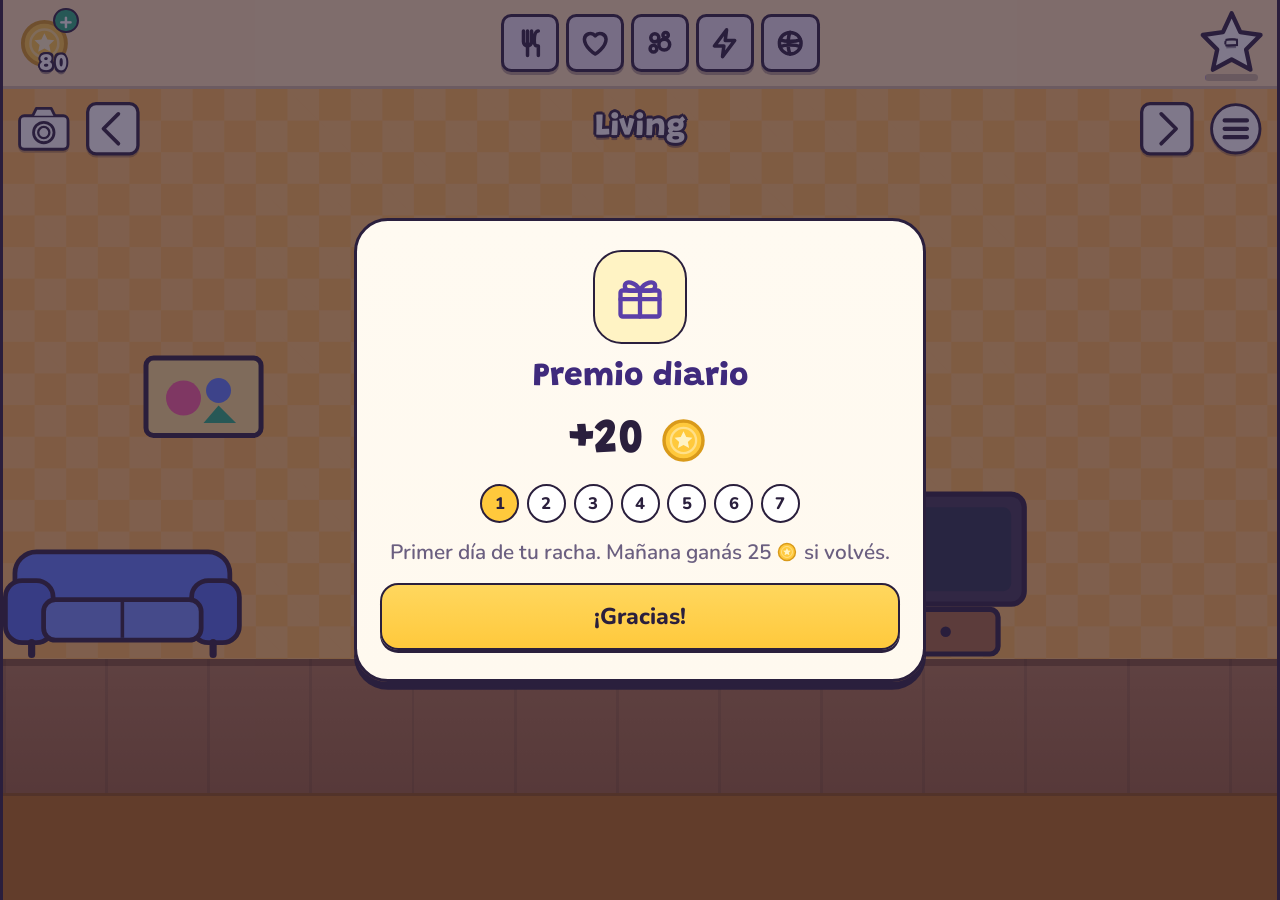
<file: index.html>
<!doctype html>
<html lang="es">
<head>
<meta charset="utf-8">
<meta name="viewport" content="width=device-width, initial-scale=1, viewport-fit=cover, user-scalable=no">
<title>Virtual Pet</title>
<meta name="author" content="Facundo Bangher">
<meta name="description" content="Virtual Pet: elegí un huevo de dragón, pájaro, lagarto o tortuga y cuidalo para que crezca.">
<meta name="theme-color" content="#2a1f3d">
<meta http-equiv="Content-Security-Policy" content="default-src 'self'; img-src 'self' data:; style-src 'self' 'unsafe-inline'; font-src 'self' data:; script-src 'self'; object-src 'none'; base-uri 'self'; form-action 'none'">
<link rel="manifest" href="manifest.webmanifest">
<link rel="icon" href="icons/icon-192.png">
<link rel="apple-touch-icon" href="icons/icon-192.png">
<meta name="apple-mobile-web-app-capable" content="yes">
<meta name="mobile-web-app-capable" content="yes">
<link rel="stylesheet" href="css/pet.css?v=2.0.8">
<link rel="stylesheet" href="css/style.css?v=2.0.8">
<link rel="stylesheet" href="css/house.css?v=2.0.8">
</head>
<body>
<div id="app"></div>
<script src="js/compat.js?v=2.0.8"></script>
<script src="js/art.js?v=2.0.8"></script>
<script src="js/core.js?v=2.0.8"></script>
<script src="js/platform.js?v=2.0.8"></script>
<script src="js/sound.js?v=2.0.8"></script>
<script src="js/anim.js?v=2.0.8"></script>
<script src="js/ui.js?v=2.0.8"></script>
<script src="js/billing.js?v=2.0.8"></script>
<script src="js/games.js?v=2.0.8"></script>
<script src="js/themes.js?v=2.0.8"></script>
<script src="js/house-art.js?v=2.0.8"></script>
<script src="js/house.js?v=2.0.8"></script>
<script src="js/room.js?v=2.0.8"></script>
<script src="js/desktop.js?v=2.0.8"></script>
<script src="js/boot.js?v=2.0.8"></script>
</body>
</html>
</file>
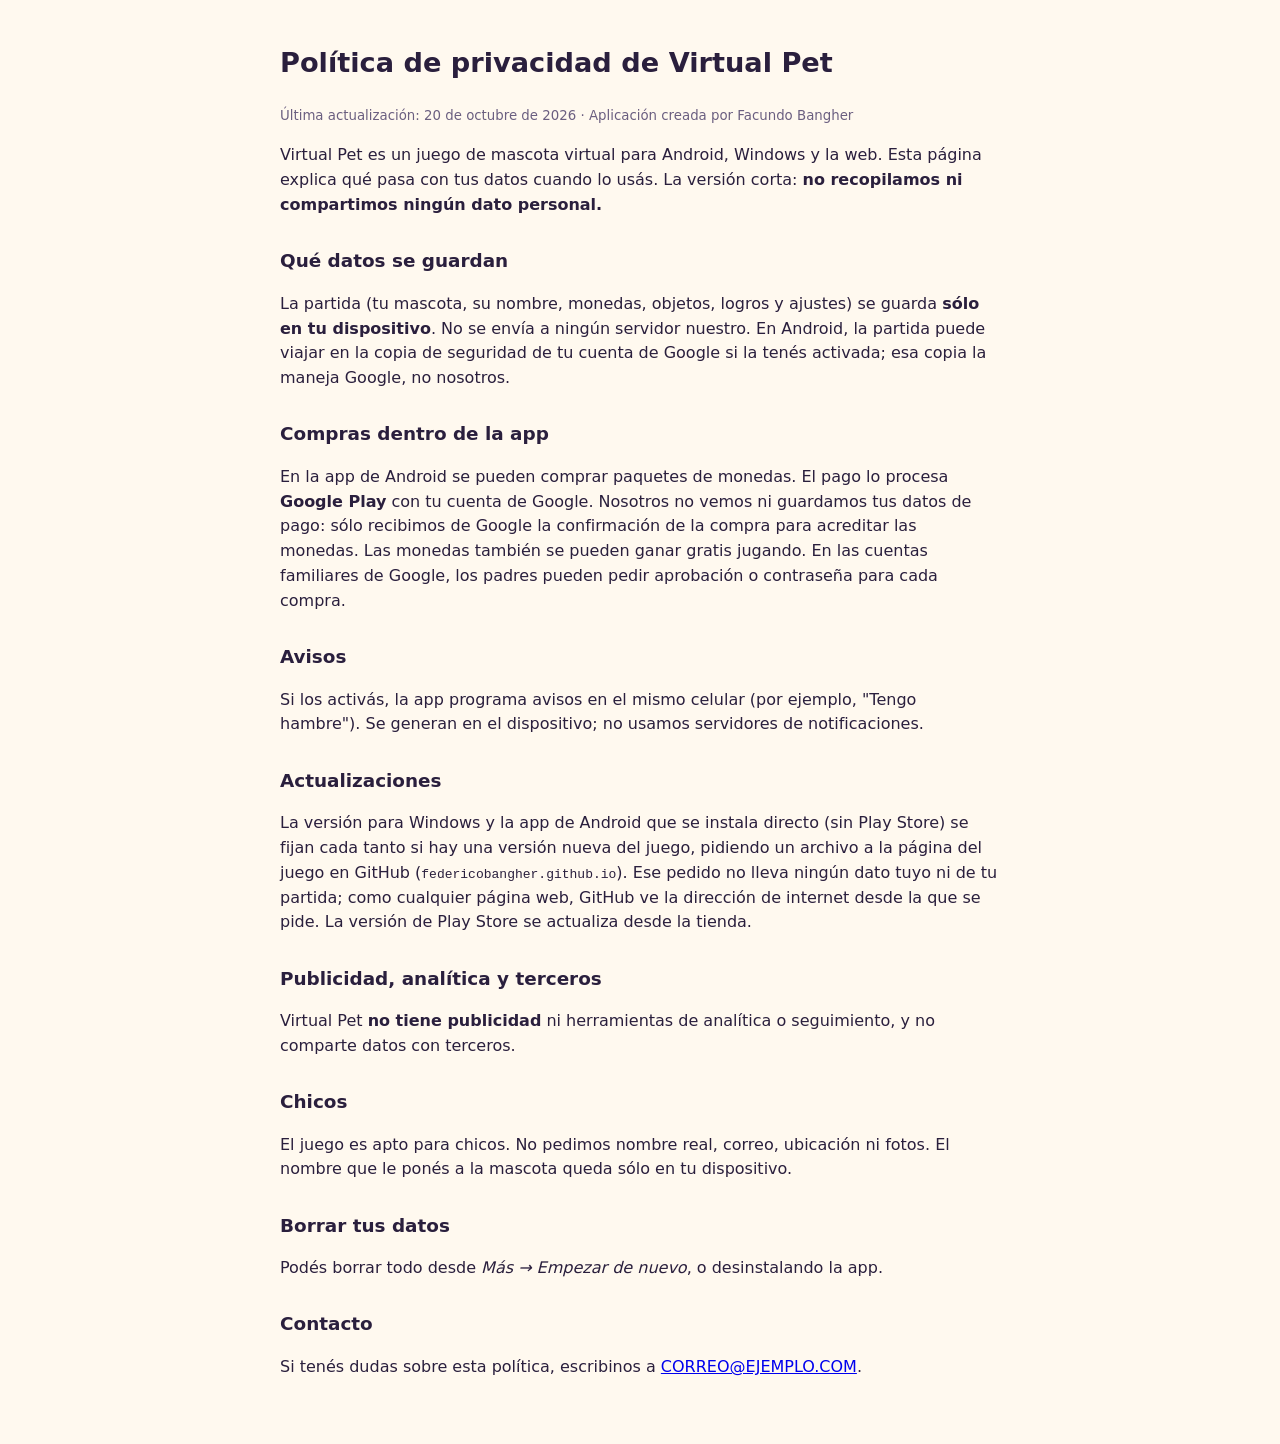
<file: privacidad.html>
<!doctype html>
<html lang="es"><head><meta charset="utf-8"><meta name="viewport" content="width=device-width, initial-scale=1">
<title>Virtual Pet — Política de privacidad</title>
<style>body{font-family:system-ui,-apple-system,'Segoe UI',sans-serif;max-width:720px;margin:0 auto;padding:24px 16px 48px;line-height:1.55;color:#2a1f3d;background:#fff9ef}h1{font-size:1.7rem}h2{font-size:1.15rem;margin-top:1.6em}small{color:#6b5f80}</style></head>
<body>
<h1>Política de privacidad de Virtual Pet</h1>
<p><small>Última actualización: 20 de octubre de 2026 · Aplicación creada por Facundo Bangher</small></p>
<p>Virtual Pet es un juego de mascota virtual para Android, Windows y la web. Esta página explica qué pasa con tus datos cuando lo usás. La versión corta: <b>no recopilamos ni compartimos ningún dato personal.</b></p>
<h2>Qué datos se guardan</h2>
<p>La partida (tu mascota, su nombre, monedas, objetos, logros y ajustes) se guarda <b>sólo en tu dispositivo</b>. No se envía a ningún servidor nuestro. En Android, la partida puede viajar en la copia de seguridad de tu cuenta de Google si la tenés activada; esa copia la maneja Google, no nosotros.</p>
<h2>Compras dentro de la app</h2>
<p>En la app de Android se pueden comprar paquetes de monedas. El pago lo procesa <b>Google Play</b> con tu cuenta de Google. Nosotros no vemos ni guardamos tus datos de pago: sólo recibimos de Google la confirmación de la compra para acreditar las monedas. Las monedas también se pueden ganar gratis jugando. En las cuentas familiares de Google, los padres pueden pedir aprobación o contraseña para cada compra.</p>
<h2>Avisos</h2>
<p>Si los activás, la app programa avisos en el mismo celular (por ejemplo, "Tengo hambre"). Se generan en el dispositivo; no usamos servidores de notificaciones.</p>
<h2>Actualizaciones</h2>
<p>La versión para Windows y la app de Android que se instala directo (sin Play Store) se fijan cada tanto si hay una versión nueva del juego, pidiendo un archivo a la página del juego en GitHub (<code>federicobangher.github.io</code>). Ese pedido no lleva ningún dato tuyo ni de tu partida; como cualquier página web, GitHub ve la dirección de internet desde la que se pide. La versión de Play Store se actualiza desde la tienda.</p>
<h2>Publicidad, analítica y terceros</h2>
<p>Virtual Pet <b>no tiene publicidad</b> ni herramientas de analítica o seguimiento, y no comparte datos con terceros.</p>
<h2>Chicos</h2>
<p>El juego es apto para chicos. No pedimos nombre real, correo, ubicación ni fotos. El nombre que le ponés a la mascota queda sólo en tu dispositivo.</p>
<h2>Borrar tus datos</h2>
<p>Podés borrar todo desde <i>Más → Empezar de nuevo</i>, o desinstalando la app.</p>
<h2>Contacto</h2>
<p>Si tenés dudas sobre esta política, escribinos a <a href="mailto:CORREO@EJEMPLO.COM">CORREO@EJEMPLO.COM</a>.</p>
<!-- Antes de publicar: reemplazá CORREO@EJEMPLO.COM por el correo de contacto que pongas en Play Console. -->
</body></html>
</file>
<file: css/pet.css>
/* Partes animables de las mascotas (compartido por todos los modos).
   La animación la hace js/anim.js con un reloj propio a pocos cuadros por segundo: acá sólo se definen
   los puntos de giro de cada parte. A propósito no hay animaciones CSS infinitas sobre la mascota,
   porque obligan al navegador a redibujarla 60 o 120 veces por segundo y gastan batería. */
svg.pet { overflow: visible; display: block; }
svg.pet .bob { transform-origin: 100px 190px; }
svg.pet.mood-dead .flipper { filter: grayscale(.75) brightness(1.15); opacity: .85; }
svg.pet .foot { transform-box: view-box; }
svg.pet .eyes.blink { transform-box: fill-box; transform-origin: center; }
svg.pet .peck { transform-box: fill-box; transform-origin: 20% 50%; }
svg.pet .zzz .z { opacity: .9; transform-box: fill-box; transform-origin: 50% 100%; }
svg.pet .twinkle { transform-box: fill-box; transform-origin: center; }
svg.pet.flying .shadow { opacity: 0; transition: opacity .3s; }
/* las notas del pájaro y el fuego del dragón sólo aparecen durante el truco */
svg.pet .notes .z { opacity: 0; }
svg.pet .flame { opacity: 0; }
svg.pet .ltongue { transform: scaleX(0); }

/* Mariposa: aparece unos segundos y se va */
.butterfly { position: absolute; left: 0; top: 0; width: 34px; height: 28px; z-index: 7; pointer-events: none; }
.butterfly svg { width: 100%; height: 100%; display: block; }
.butterfly .bf-l, .butterfly .bf-r { animation: bf-flap .24s steps(2, jump-none) 25; }
@keyframes bf-flap { 50% { transform: scaleX(.35); } }
@media (prefers-reduced-motion: reduce) {
  .butterfly .bf-l, .butterfly .bf-r { animation: none; }
}
</file>
<file: css/style.css>
/* Virtual Pet — estilos.
   Concepto: un cuarto-terrario de juguete. Interfaz de "botones de juguete" con borde de tinta
   y sombra sólida, sobre papel tibio. Un solo look a propósito (el cuarto cambia de día/noche). */
@font-face { font-family: 'Grandstander'; font-weight: 800; font-display: swap; src: url('../fonts/grandstander-latin-800-normal.woff2') format('woff2'); }
@font-face { font-family: 'Nunito'; font-weight: 600; font-display: swap; src: url('../fonts/nunito-latin-600-normal.woff2') format('woff2'); }
@font-face { font-family: 'Nunito'; font-weight: 800; font-display: swap; src: url('../fonts/nunito-latin-800-normal.woff2') format('woff2'); }

:root {
  /* color */
  --ink: #2a1f3d;
  --ink-soft: #6b5f80;
  --paper: #fff9ef;
  --card: #ffffff;
  --line: #e8dcc8;
  --plum: #5b3fa8;
  --plum-d: #3f2a7c;
  --yolk: #ffc93c;
  --yolk-d: #d99a1a;
  --berry: #ff4f6d;
  --mint: #22b07d;
  --m-food: #ff8a3d;
  --m-energy: #5b7cff;
  --m-fun: #ff5d9e;
  --m-hygiene: #20b5a8;
  --m-health: #ef3f57;
  /* tipo */
  --f-display: 'Grandstander', 'Trebuchet MS', 'Comic Sans MS', sans-serif;
  --f-body: 'Nunito', 'Segoe UI', system-ui, -apple-system, sans-serif;
  --r: 1.125rem;
  color-scheme: light;
}

* { box-sizing: border-box; }
html, body { height: 100%; margin: 0; }
/* La página entera nunca se desplaza (sólo las listas de adentro): "clip" impide que el foco o el teclado la corran. */
html, body { overflow: hidden; overflow: clip; }
body { font-family: var(--f-body); font-weight: 600; color: var(--ink); background: var(--paper); -webkit-tap-highlight-color: transparent; }
button { font: inherit; color: inherit; cursor: pointer; }
button:disabled { cursor: not-allowed; }
:focus-visible { outline: 3px solid var(--plum); outline-offset: 2px; }
.ic { width: 1.25em; height: 1.25em; flex: none; }
.ic.flipx { transform: scaleX(-1); }
[hidden] { display: none !important; }
.coin-ic { display: inline-flex; width: 1.15em; height: 1.15em; vertical-align: -0.2em; margin-left: .15em; }
.coin-ic svg { width: 100%; height: 100%; }

/* ---------- botones de juguete ---------- */
.btn {
  display: inline-flex; align-items: center; justify-content: center; gap: .35em;
  border: 2px solid var(--ink); border-radius: 0.875rem; background: var(--card);
  padding: .5em .9em; font-weight: 800; box-shadow: 0 3px 0 var(--ink);
  transition: transform .06s, box-shadow .06s; white-space: nowrap;
}
.btn:active:not(:disabled) { transform: translateY(2px); box-shadow: 0 1px 0 var(--ink); }
.btn.primary { background: var(--yolk); }
.btn.ghost { background: transparent; box-shadow: none; border-style: dashed; }
.btn.big { font-size: 1.1rem; padding: .7em 1.2em; width: 100%; }
.btn:disabled { opacity: .45; box-shadow: 0 3px 0 var(--ink); }
.row { display: flex; gap: 0.625rem; flex-wrap: wrap; }
.row > .btn { flex: 1; }

/* ---------- panel (compartido) ---------- */
.hud { display: flex; align-items: center; justify-content: space-between; gap: 0.625rem; }
.who { display: flex; align-items: baseline; gap: 0.5rem; min-width: 0; flex-wrap: wrap; }
.pname { font-family: var(--f-display); font-weight: 800; font-size: 1.45rem; line-height: 1.1; overflow: hidden; text-overflow: ellipsis; white-space: nowrap; max-width: 11ch; }
.chip { font-size: .78rem; font-weight: 800; text-transform: uppercase; letter-spacing: .06em; color: var(--ink-soft); }
.coins { display: inline-flex; align-items: center; gap: 0.375rem; border: 2px solid var(--ink); background: #fff3c4; border-radius: 62.4375rem; padding: 0.25rem 0.75rem 0.25rem 0.375rem; font-weight: 800; box-shadow: 0 2px 0 var(--ink); font-variant-numeric: tabular-nums; }
.coins .coin-ic { width: 1.5em; height: 1.5em; margin: 0; }

.meters { display: grid; grid-template-columns: repeat(5, 1fr); gap: 0.5rem; }
.meter { display: grid; grid-template-columns: auto 1fr; align-items: center; column-gap: 0.25rem; min-width: 0; }
.meter .mi { display: grid; place-items: center; width: 1.5rem; height: 1.5rem; border-radius: 0.5rem; color: #fff; }
.meter .mi .ic { width: 1rem; height: 1rem; }
.meter .ml { grid-column: 1 / 3; text-align: center; font-size: .68rem; font-weight: 800; color: var(--ink-soft); white-space: nowrap; overflow: hidden; text-overflow: ellipsis; margin-top: 2px; }
.bar { display: block; height: 0.5625rem; border-radius: 0.5625rem; background: #efe6d8; overflow: hidden; border: 1.5px solid rgba(42, 31, 61, .18); }
.bar i { display: block; height: 100%; width: 100%; border-radius: inherit; transform: translateX(-100%); transition: transform .6s ease; }
.m-food .mi, .m-food .bar i { background: var(--m-food); }
.m-energy .mi, .m-energy .bar i { background: var(--m-energy); }
.m-fun .mi, .m-fun .bar i { background: var(--m-fun); }
.m-hygiene .mi, .m-hygiene .bar i { background: var(--m-hygiene); }
.m-health .mi, .m-health .bar i { background: var(--m-health); }
.meter.low.ping .mi { animation: pulse 1s ease-in-out 3; }
.meter.low .ml { color: var(--berry); }
@keyframes pulse { 50% { transform: scale(1.12); } }

.eggbar { display: grid; gap: 0.5rem; }
.eggrow { display: grid; grid-template-columns: 7.5em 1fr; align-items: center; font-weight: 800; font-size: .85rem; }
.eggrow .bar { height: 0.75rem; }
.bar.warmth i { background: linear-gradient(90deg, #ffb347, #ff6a3d); }
.bar.hatch i { background: var(--plum); }

.actions { display: grid; grid-template-columns: repeat(4, 1fr); gap: 0.5rem; }
.act {
  position: relative; display: flex; flex-direction: column; align-items: center; gap: 2px;
  border: 2px solid var(--ink); border-radius: 1rem; background: var(--card); padding: 0.5rem 2px 0.375rem;
  box-shadow: 0 3px 0 var(--ink); transition: transform .06s, box-shadow .06s;
}
.act:active { transform: translateY(2px); box-shadow: 0 1px 0 var(--ink); }
.act .ai { display: grid; place-items: center; width: 2.125rem; height: 2.125rem; border-radius: 0.75rem; background: #f3ecff; color: var(--plum); }
.act .ai .ic { width: 1.375rem; height: 1.375rem; }
.act .al { font-size: .78rem; font-weight: 800; }
.act.dim { opacity: .5; }
.act-food .ai { background: #ffeadb; color: #d9601c; }
.act-play .ai { background: #ffe3ef; color: #d6337a; }
.act-bath .ai { background: #dcf6f3; color: #138a80; }
.act-clean .ai { background: #f1ead9; color: #7a5530; }
.act-sleep .ai { background: #e4e8ff; color: #3d55d6; }
.act-med .ai { background: #ffe1e5; color: #d32a45; }
.act-shop .ai { background: #fff1c4; color: #a86d00; }
.act-warm .ai { background: #ffe3cf; color: #e2531f; }
.badge { position: absolute; top: -7px; right: -5px; min-width: 1.375rem; height: 1.375rem; padding: 0 0.3125rem; border-radius: 0.6875rem; background: var(--berry); color: #fff; font-size: .75rem; font-weight: 800; display: grid; place-items: center; border: 2px solid var(--ink); }
.actions.egg-actions { grid-template-columns: 2fr 1fr 1fr; }
.act.big { flex-direction: row; justify-content: center; gap: 0.625rem; font-size: 1.05rem; }
.act.big .al { font-size: 1rem; }

/* ---------- listas / tienda ---------- */
.list { display: grid; gap: 0.625rem; }
.list h4, .more h4 { margin: 0.5rem 0 0; font-family: var(--f-display); font-size: 1.05rem; display: flex; align-items: center; gap: 0.5rem; }
.item { display: grid; grid-template-columns: 3.25rem 1fr auto; gap: 0.625rem; align-items: center; background: var(--card); border: 2px solid var(--line); border-radius: 1rem; padding: 0.5rem 0.625rem; }
.item-art { width: 3.25rem; height: 3.25rem; display: grid; place-items: center; background: #fbf4e6; border-radius: 0.75rem; }
.item-art svg { width: 2.5rem; height: 2.5rem; }
.item-txt { display: grid; min-width: 0; }
.item-txt small { color: var(--ink-soft); font-size: .8rem; }
.item-txt .qty { font-size: .75rem; font-weight: 800; color: var(--plum); }
.note { margin: 0; font-size: .9rem; color: var(--ink-soft); }
.note.warn { color: var(--berry); font-weight: 800; }

.more { display: grid; gap: 1.125rem; }
.more section { display: grid; gap: 0.625rem; }
.rename { display: flex; gap: 0.5rem; }
.rename input, .field input { flex: 1; min-width: 0; font: inherit; font-weight: 800; font-size: 1rem; padding: .6em .8em; border: 2px solid var(--ink); border-radius: 0.75rem; background: #fff; color: var(--ink); }
.toggle { position: relative; display: flex; align-items: center; justify-content: space-between; gap: 0.75rem; background: var(--card); border: 2px solid var(--line); border-radius: 0.875rem; padding: 0.625rem 0.75rem; cursor: pointer; }
/* El casillero real queda invisible ENCIMA del interruptor (adentro de la etiqueta). Antes quedaba suelto y, al
   tocarlo, el navegador corría toda la página para mostrarlo: en Windows desaparecían la mascota y el panel. */
.toggle input { position: absolute; right: 0.75rem; top: 50%; width: 2.875rem; height: 1.625rem; margin: -0.8125rem 0 0; opacity: 0; pointer-events: none; }
.toggle i { flex: none; width: 2.875rem; height: 1.625rem; border-radius: 0.8125rem; background: #d9cfe6; position: relative; border: 2px solid var(--ink); transition: background .15s; }
.toggle i::after { content: ''; position: absolute; top: 2px; left: 2px; width: 1.125rem; height: 1.125rem; border-radius: 50%; background: #fff; border: 2px solid var(--ink); transition: transform .15s; }
.toggle input:checked + i { background: var(--mint); }
.toggle input:checked + i::after { transform: translateX(1.25rem); }
.toggle input:focus-visible + i { outline: 3px solid var(--plum); outline-offset: 2px; }
.memo { margin: 0; padding-left: 1.1em; display: grid; gap: 0.25rem; }
.memo small { color: var(--ink-soft); }
.help p { margin: 0 0 .6em; line-height: 1.45; max-width: 60ch; }

/* ---------- juegos ---------- */
.games { display: grid; gap: 0.75rem; }
.game-card { display: grid; grid-template-columns: 4rem 1fr; grid-template-rows: auto auto; column-gap: 0.75rem; text-align: left; align-items: center; background: var(--card); border: 2px solid var(--ink); border-radius: 1.125rem; padding: 0.75rem; box-shadow: 0 3px 0 var(--ink); }
.game-card .gc-art { grid-row: 1 / 3; width: 4rem; height: 4rem; display: grid; place-items: center; grid-auto-flow: column; background: #fff3c4; border-radius: 0.875rem; color: var(--plum); }
.game-card .gc-art svg { width: 2.5rem; height: 2.5rem; }
.game-card .gc-art .ic { width: 1.625rem; height: 1.625rem; }
.game-card b { font-family: var(--f-display); font-size: 1.1rem; }
.game-card small { color: var(--ink-soft); }
.game-host { display: grid; }
.g-top { display: flex; justify-content: space-between; font-weight: 800; margin-bottom: 0.5rem; font-variant-numeric: tabular-nums; }
.g-canvas { width: 100%; max-width: 23.75rem; aspect-ratio: 360 / 420; margin: 0 auto; display: block; border: 2px solid var(--ink); border-radius: 1rem; cursor: none; }
.g-canvas.g-jump { cursor: pointer; }
.g-hint { text-align: center; color: var(--ink-soft); font-size: .85rem; margin: 0.375rem 0 0; }
.g-guess { display: grid; gap: 0.5rem; text-align: center; }
.gg-pet { width: min(13.75rem, 60vw); aspect-ratio: 240 / 200; margin: 0 auto; }
.gg-pet svg, .go-pet svg, .cel-pet svg { width: 100%; height: 100%; }
.gg-msg { font-family: var(--f-display); font-size: 1.15rem; margin: 0; min-height: 1.5em; }
.game-over { text-align: center; display: grid; gap: 0.375rem; }
.game-over h3 { font-family: var(--f-display); font-size: 1.6rem; margin: 0; }
.game-over p { margin: 0; }
.game-over .won { font-weight: 800; color: var(--plum); }
.go-pet { width: 11.25rem; aspect-ratio: 240 / 200; margin: 0 auto; }

/* ---------- ventanas ---------- */
.modal { display: grid; gap: 0.75rem; text-align: center; }
.modal h2 { font-family: var(--f-display); font-weight: 800; font-size: 1.6rem; line-height: 1.15; margin: 0; text-wrap: balance; }
.modal .sub { margin: 0; color: var(--ink-soft); line-height: 1.4; text-wrap: balance; }
.eggs { display: grid; grid-template-columns: repeat(4, 1fr); gap: 0.5rem; }
@media (max-width: 480px) { .mode-room .eggs { grid-template-columns: repeat(2, 1fr); } .mode-room .egg-pick .ep-art { max-width: 90px; } }
.egg-pick { display: grid; justify-items: center; gap: 2px; background: var(--card); border: 2px solid var(--line); border-radius: 1.125rem; padding: 0.5rem 0.25rem 0.625rem; transition: transform .12s, border-color .12s; }
.egg-pick .ep-art { width: 100%; max-width: 6.875rem; aspect-ratio: 240 / 200; }
.egg-pick .ep-art svg { width: 100%; height: 100%; }
.egg-pick b { font-family: var(--f-display); font-size: 1.1rem; }
.egg-pick small { font-size: .72rem; color: var(--ink-soft); line-height: 1.2; }
.egg-pick.on { border-color: var(--ink); background: #fff3c4; transform: translateY(-3px); box-shadow: 0 3px 0 var(--ink); }
.field { display: grid; gap: 0.375rem; text-align: left; font-weight: 800; }
.err { color: var(--berry); margin: 0; font-weight: 800; }
.big-ic { display: grid; place-items: center; width: 4.5rem; height: 4.5rem; margin: 0 auto; border-radius: 1.375rem; background: #fff3c4; color: var(--plum); border: 2px solid var(--ink); }
.big-ic .ic { width: 2.5rem; height: 2.5rem; }
.prize { font-family: var(--f-display); font-size: 2.3rem; margin: 0; display: flex; justify-content: center; align-items: center; gap: 0.25rem; }
.prize.small { font-size: 1.4rem; }
.bonus { margin: 0; font-weight: 800; color: var(--mint); }
.streak { display: flex; justify-content: center; gap: 0.375rem; }
.streak .dot { width: 1.875rem; height: 1.875rem; display: grid; place-items: center; border-radius: 50%; border: 2px solid var(--ink); font-size: .8rem; font-weight: 800; background: #fff; }
.streak .dot.on { background: var(--yolk); }
.grave { width: 9.375rem; margin: 0 auto; }
.countdown { font-family: var(--f-display); font-size: 2.4rem; margin: 0; font-variant-numeric: tabular-nums; letter-spacing: .02em; }
.cel-pet { width: 13.125rem; max-width: 70%; aspect-ratio: 240 / 200; margin: 0 auto; }
.news { text-align: left; margin: 0; padding-left: 1.2em; display: grid; gap: 0.25rem; }
.news .need { color: var(--berry); font-weight: 800; }

/* ---------- efectos ---------- */
.fx { position: absolute; transform: translate(-50%, -50%); pointer-events: none; z-index: 5; }
.fx-heart { color: var(--berry); width: 1.875rem; animation: fx-up 1.4s ease-out both; }
.fx-heart .ic { width: 1.875rem; height: 1.875rem; fill: var(--berry); }
.fx-star { color: var(--yolk-d); width: 1.625rem; animation: fx-up 1.4s ease-out both; }
.fx-star .ic { width: 1.625rem; height: 1.625rem; fill: var(--yolk); }
.fx-warm { color: #ff6a3d; animation: fx-up 1.1s ease-out both; }
.fx-warm .ic { width: 2.125rem; height: 2.125rem; fill: #ffb347; }
.fx-food { width: 2.875rem; height: 2.875rem; animation: fx-eat 2s ease-in both; }
.fx-food svg { width: 100%; height: 100%; }
.fx-bubble { width: 1.375rem; height: 1.375rem; border-radius: 50%; background: radial-gradient(circle at 30% 30%, #fff, rgba(190, 240, 255, .5) 60%, rgba(120, 210, 255, .35)); border: 1.5px solid rgba(255, 255, 255, .9); animation: fx-bub 1.6s ease-out both; }
.fx-coins { font-family: var(--f-display); font-size: 1.4rem; color: var(--yolk-d); white-space: nowrap; animation: fx-up 1.6s ease-out both; }
@keyframes fx-up { 0% { opacity: 0; transform: translate(-50%, -30%) scale(.6); } 20% { opacity: 1; transform: translate(-50%, -60%) scale(1.1); } 100% { opacity: 0; transform: translate(-50%, -260%) scale(.9); } }
@keyframes fx-eat { 0% { opacity: 0; transform: translate(-50%, -150%) scale(.8); } 15% { opacity: 1; transform: translate(-50%, -60%) scale(1); } 85% { opacity: 1; transform: translate(-50%, -40%) scale(.55); } 100% { opacity: 0; transform: translate(-50%, -40%) scale(.2); } }
@keyframes fx-bub { 0% { opacity: 0; transform: translate(-50%, 0) scale(.3); } 25% { opacity: 1; } 100% { opacity: 0; transform: translate(-50%, -140px) scale(1.2); } }

.bubble {
  position: absolute; bottom: calc(100% - 0.25rem); left: 50%; transform: translateX(-50%);
  background: #fff; border: 2px solid var(--ink); border-radius: 1rem; padding: 0.375rem 0.75rem; font-weight: 800; font-size: .95rem;
  white-space: nowrap; max-width: 80vw; box-shadow: 0 3px 0 var(--ink); z-index: 6; pointer-events: none;
}
.bubble::after { content: ''; position: absolute; left: 50%; bottom: -9px; width: 0.875rem; height: 0.875rem; background: #fff; border-right: 2px solid var(--ink); border-bottom: 2px solid var(--ink); transform: translateX(-50%) rotate(45deg); }
.bubble.warn { background: #fff0f2; }
.bubble.warn::after { background: #fff0f2; }
.bubble.pop { animation: pop .25s ease-out; }
@keyframes pop { 0% { transform: translateX(-50%) scale(.6); } 80% { transform: translateX(-50%) scale(1.05); } 100% { transform: translateX(-50%) scale(1); } }

/* =================================================================
   MODO CUARTO
   ================================================================= */
body.mode-room { background: #2a1f3d; overflow: hidden; }
.mode-room #app { height: 100%; }
/* el alto lo mide room.js (--app-h): es lo que de verdad se ve, sin la barra de botones de Android */
body.mode-room, .mode-room #app { height: var(--app-h, 100%); }
.room-app { height: 100%; max-width: 35rem; margin: 0 auto; display: flex; flex-direction: column; background: var(--paper); position: relative; }
.scene { position: relative; flex: 1 1 auto; min-height: 9.375rem; overflow: hidden; --floor: 30%; }
.wall { position: absolute; top: 0; right: 0; bottom: var(--floor); left: 0; background:
  radial-gradient(circle at 0.75rem 0.75rem, rgba(255, 255, 255, .45) 2.5px, transparent 3px) 0 0 / 2.125rem 2.125rem,
  linear-gradient(#bfe6d3, #d6f0e2); transition: filter .6s; }
.floor { position: absolute; left: 0; right: 0; bottom: 0; height: var(--floor); background:
  repeating-linear-gradient(90deg, rgba(0, 0, 0, .06) 0 2px, transparent 2px 4rem),
  linear-gradient(#e7bb84, #d9a466); border-top: 0.375rem solid #b9874f; }
.rug { position: absolute; left: 50%; bottom: 5%; width: 64%; height: 13%; transform: translateX(-50%); border-radius: 50%; background: repeating-radial-gradient(ellipse at center, #ff8fa0 0 0.625rem, #ffc0c9 0.625rem 1.25rem); opacity: .85; }
.window { position: absolute; top: 9%; left: 7%; width: 30%; max-width: 9.375rem; aspect-ratio: 1 / 1.05; border: 0.4375rem solid #fff; border-radius: 50% 50% 0.875rem 0.875rem; overflow: hidden; box-shadow: 0 0 0 3px #b9874f; }
.window .sill { position: absolute; left: -7px; right: -7px; bottom: -7px; height: 0.5rem; background: #b9874f; }
.sky { position: absolute; top: 0; right: 0; bottom: 0; left: 0; background: linear-gradient(#5fc0ff, #bfe9ff); transition: background .8s; }
.sky::before, .sky::after { content: ''; position: absolute; background: #fff; z-index: 2; }
.sky::before { left: 50%; top: 0; bottom: 0; width: 0.3125rem; transform: translateX(-50%); }
.sky::after { top: 52%; left: 0; right: 0; height: 0.3125rem; }
.sun { position: absolute; width: 34%; aspect-ratio: 1; border-radius: 50%; background: #ffd23f; box-shadow: 0 0 1.25rem #ffe58a; top: 18%; right: 14%; transition: opacity .6s; }
.moon { position: absolute; width: 26%; aspect-ratio: 1; border-radius: 50%; top: 18%; right: 18%; box-shadow: -8px 0.25rem 0 0 #fff5c8; opacity: 0; transition: opacity .6s; }
.cloud { position: absolute; width: 42%; height: 14%; left: 10%; top: 62%; background: #fff; border-radius: 1.25rem; box-shadow: 0.625rem -8px 0 2px #fff; opacity: .9; }
.st { position: absolute; width: 0.25rem; height: 0.25rem; background: #fff; border-radius: 50%; opacity: 0; }
.st.s1 { left: 20%; top: 22%; } .st.s2 { left: 34%; top: 72%; } .st.s3 { left: 75%; top: 70%; }
.scene[data-sky="dusk"] .sky { background: linear-gradient(#ff8a5b, #ffd1a1); }
.scene[data-sky="dusk"] .sun { top: 56%; background: #ff6a3d; box-shadow: 0 0 1.25rem #ffb08a; }
.scene[data-sky="night"] .sky { background: linear-gradient(#141a46, #2d3a7a); }
.scene[data-sky="night"] .sun, .scene[data-sky="night"] .cloud { opacity: 0; }
.scene[data-sky="night"] .moon, .scene[data-sky="night"] .st { opacity: 1; }
.scene[data-sky="night"] .wall { filter: brightness(.82) saturate(.9); }
.frame { position: absolute; top: 14%; right: 9%; width: 18%; max-width: 5.375rem; aspect-ratio: 4 / 3; border: 0.3125rem solid #b9874f; background: #fff; border-radius: 0.375rem; }
.frame span { position: absolute; top: 14%; right: 14%; bottom: 14%; left: 14%; background: linear-gradient(160deg, #ffd23f 0 30%, transparent 30%), linear-gradient(#bfe8ff 60%, #9fd67a 60%); border-radius: 3px; }
.lamp { position: absolute; top: 0; left: 56%; width: 4rem; height: 30%; }
.lamp .cord { position: absolute; left: 50%; top: 0; width: 3px; height: 55%; background: var(--ink); transform: translateX(-50%); }
.lamp .shade { position: absolute; left: 50%; top: 55%; width: 3.75rem; height: 1.875rem; transform: translateX(-50%); background: var(--yolk); border: 3px solid var(--ink); border-radius: 1.875rem 1.875rem 0.375rem 0.375rem; }
.lamp .glow { position: absolute; left: 50%; top: calc(55% + 1.625rem); width: 1.625rem; height: 0.8125rem; transform: translateX(-50%); background: #fff7c2; border-radius: 0 0 0.8125rem 0.8125rem; box-shadow: 0 0.375rem 1.875rem 0.875rem rgba(255, 238, 160, .55); transition: opacity .5s; }
.dark { position: absolute; top: 0; right: 0; bottom: 0; left: 0; background: radial-gradient(ellipse at 50% 80%, rgba(20, 22, 60, .45), rgba(12, 14, 40, .78)); opacity: 0; pointer-events: none; transition: opacity .8s; z-index: 4; }
.scene.lights-off .dark { opacity: 1; }
.scene.lights-off .lamp .glow { opacity: 0; }
.nest { position: absolute; left: 50%; bottom: 7%; width: min(62%, 18.75rem); transform: translateX(-50%); z-index: 1; }
.nest svg { width: 100%; display: block; }
.petbox { position: absolute; bottom: 8%; left: 50%; width: min(60%, 18.125rem); aspect-ratio: 240 / 200; transform: translateX(-50%); z-index: 3; }
.scene.has-egg .petbox { bottom: 10%; width: min(50%, 15rem); }
.petsvg { display: block; width: 100%; height: 100%; padding: 0; border: 0; background: none; border-radius: 30%; }
.petsvg svg { width: 100%; height: 100%; }
.petbox .bubble { z-index: 7; }
.poops { position: absolute; left: 0; right: 0; bottom: 6%; height: 0; z-index: 2; }
.poop { position: absolute; bottom: 0; width: 2.875rem; height: 2.5rem; padding: 0; border: 0; background: none; transform: translateX(-50%); }
.poop svg { width: 100%; height: 100%; }
/* el olorcito se anima desde js/room.js, al mismo ritmo que la mascota */
.fastbadge { position: absolute; top: 0.5rem; right: 0.5rem; z-index: 8; background: var(--berry); color: #fff; font-weight: 800; border-radius: 0.5rem; padding: 2px 0.5rem; display: none; }
body.fast .fastbadge { display: block; }

.panel { flex: none; display: grid; gap: 0.75rem; padding-block: 0.875rem 0.875rem; padding-left: max(1rem, env(safe-area-inset-left, 0px)); padding-right: max(1rem, env(safe-area-inset-right, 0px)); padding-bottom: max(0.875rem, env(safe-area-inset-bottom, 0px)); background: var(--paper); border-top: 3px solid var(--ink); border-radius: 1.375rem 1.375rem 0 0; margin-top: -18px; position: relative; z-index: 5; }
.room-app::before { content: ''; position: absolute; top: 0; left: 0; right: 0; height: 0; }

.sheet-wrap { position: fixed; top: 0; right: 0; bottom: 0; left: 0; z-index: 50; background: rgba(42, 31, 61, .45); display: flex; align-items: flex-end; justify-content: center; animation: fade .18s ease-out; }
.sheet { width: 100%; max-width: 35rem; max-height: min(86%, calc(100% - env(safe-area-inset-top, 0px) - 1.25rem)); display: flex; flex-direction: column; background: var(--paper); border: 3px solid var(--ink); border-bottom: 0; border-radius: 1.5rem 1.5rem 0 0; animation: slide-up .22s ease-out; }
.sheet header { position: relative; display: flex; align-items: center; justify-content: space-between; padding: 0.875rem max(1rem, env(safe-area-inset-right, 0px)) 0.375rem max(1rem, env(safe-area-inset-left, 0px)); }
.sheet h3 { font-family: var(--f-display); font-size: 1.35rem; margin: 0; }
.sheet .x { width: 2.5rem; height: 2.5rem; display: grid; place-items: center; border: 2px solid var(--ink); border-radius: 0.75rem; background: #fff; box-shadow: 0 2px 0 var(--ink); }
.sheet-body { overflow-y: auto; padding: 0.5rem max(1rem, env(safe-area-inset-right, 0px)) max(1.25rem, env(safe-area-inset-bottom, 0px)) max(1rem, env(safe-area-inset-left, 0px)); }
.modal-wrap { position: fixed; top: 0; right: 0; bottom: 0; left: 0; z-index: 60; background: rgba(42, 31, 61, .6); display: grid; place-items: center; padding: max(1rem, env(safe-area-inset-top, 0px)) 1rem max(1rem, env(safe-area-inset-bottom, 0px)); animation: fade .2s ease-out; overflow-y: auto; }
.modal-box { width: 100%; max-width: 27.5rem; background: var(--paper); border: 3px solid var(--ink); border-radius: 1.625rem; padding: 1.375rem 1.125rem; box-shadow: 0 0.375rem 0 var(--ink); animation: pop-in .28s cubic-bezier(.2, 1.4, .5, 1); }
@keyframes fade { from { opacity: 0; } }
@keyframes slide-up { from { transform: translateY(2.5rem); opacity: .5; } }
@keyframes pop-in { from { transform: scale(.85); opacity: 0; } }

@media (min-width: 600px) {
  body.mode-room { background:
    radial-gradient(circle at 0.75rem 0.75rem, rgba(255, 255, 255, .06) 2.5px, transparent 3px) 0 0 / 2.125rem 2.125rem, #2a1f3d; }
  .room-app { border-left: 3px solid var(--ink); border-right: 3px solid var(--ink); }
}
@media (max-height: 640px) {
  .mode-room .meter .mn { display: none; }
  .mode-room .act { padding: 0.3125rem 2px 0.25rem; }
  .mode-room .act .ai { width: 1.75rem; height: 1.75rem; }
  .mode-room .panel { gap: 0.5rem; padding-block: 0.625rem; }
}
@media (max-width: 360px) {
  .mode-room .meters { gap: 0.25rem; }
  .mode-room .meter { grid-template-columns: 1fr; justify-items: center; }
  .mode-room .meter .mi { grid-row: auto; }
  .mode-room .meter .bar { width: 100%; }
  .mode-room .meter .mn { display: none; }
  .mode-room .meter .ml { grid-column: 1; }
  .mode-room .egg-pick small { display: none; }
}

/* =================================================================
   MODO ESCRITORIO (Windows) — fondo transparente sobre el escritorio
   ================================================================= */
html.desk, body.mode-desktop { background: transparent !important; overflow: hidden; user-select: none; }
.dpet { position: absolute; left: 0; top: 0; width: 9.375rem; aspect-ratio: 240 / 200; z-index: 10; cursor: pointer; touch-action: none; }
.dpet.egg { width: 6.875rem; }
.dpet .dsvg { width: 100%; height: 100%; pointer-events: none; }
.dpet .dsvg svg { width: 100%; height: 100%; }
.dpet .hit { position: absolute; left: 18%; right: 18%; top: 20%; bottom: 2%; border-radius: 40%; }
.dpet .bubble { font-size: .9rem; }
.dpet.dragging { cursor: grabbing; }
.dtag { position: absolute; top: 100%; left: 50%; transform: translateX(-50%); font-weight: 800; font-size: .78rem; background: rgba(255, 255, 255, .92); border: 2px solid var(--ink); border-radius: 0.625rem; padding: 1px 0.5rem; white-space: nowrap; opacity: 0; transition: opacity .2s; pointer-events: none; }
.dpet:hover .dtag { opacity: 1; }
.dcard { position: absolute; z-index: 20; width: 22.5rem; max-height: 37.5rem; display: flex; flex-direction: column; background: var(--paper); border: 3px solid var(--ink); border-radius: 1.375rem; box-shadow: 0 0.375rem 0 var(--ink); }
.dcard-head { display: flex; align-items: center; gap: 0.5rem; padding: 0.625rem 0.625rem 0 0.875rem; cursor: grab; }
.dcard-head .brand { font-family: var(--f-display); font-size: .95rem; color: var(--ink-soft); flex: 1; }
.dcard-head button { width: 2rem; height: 2rem; display: grid; place-items: center; border: 2px solid var(--ink); border-radius: 0.625rem; background: #fff; box-shadow: 0 2px 0 var(--ink); }
.dcard-body { overflow-y: auto; padding: 0.625rem 0.875rem 0.875rem; display: grid; gap: 0.75rem; flex: 1 1 auto; min-height: 0; }
.dcard-head, .dcard-foot { flex: none; }
.dcard-foot { padding: 0.5rem 0.875rem 0.75rem; border-top: 2px solid var(--line); }
.dcard-foot .btn { width: 100%; }
.dcard .dpanel { display: grid; gap: 0.75rem; }
.dcard .meters { grid-template-columns: 1fr; gap: 0.375rem; }
.dcard .meter { grid-template-columns: 1.625rem 6.9rem 1fr; grid-template-rows: auto; }
.dcard .meter .mi { grid-row: auto; width: 1.625rem; height: 1.625rem; }
.dcard .meter .ml { order: 0; font-size: .8rem; grid-column: auto; text-align: left; margin: 0; display: flex; justify-content: space-between; gap: 0.25rem; padding-right: 0.25rem; }
.dcard .meter .bar { order: 1; }
.dsheet { display: grid; gap: 0.625rem; }
.dsheet-head { display: flex; align-items: center; gap: 0.5rem; }
.dsheet-head h3 { font-family: var(--f-display); font-size: 1.2rem; margin: 0; flex: 1; }
.dsheet-head button { width: 2.125rem; height: 2.125rem; display: grid; place-items: center; border: 2px solid var(--ink); border-radius: 0.625rem; background: #fff; box-shadow: 0 2px 0 var(--ink); }
.dcard .modal h2 { font-size: 1.35rem; }
.dcard .eggs { gap: 0.375rem; grid-template-columns: repeat(2, 1fr); }
.dcard .egg-pick .ep-art { max-width: 5rem; }

/* globo de diálogo a la altura de la cabeza según la etapa */
/* (--bub lo calcula ui.js a partir de dónde está la cabeza en el dibujo) */
.petbox[data-stage="egg"] .bubble, .dpet[data-stage="egg"] .bubble { bottom: 64%; }
.petbox[data-stage="baby"] .bubble, .dpet[data-stage="baby"] .bubble { bottom: var(--bub, 70%); }
.petbox[data-stage="young"] .bubble, .dpet[data-stage="young"] .bubble { bottom: var(--bub, 80%); }
.petbox[data-stage="adult"] .bubble, .dpet[data-stage="adult"] .bubble { bottom: var(--bub, 90%); }

/* En el escritorio la mascota se anima con un reloj propio a 10 cuadros por segundo (desktop.js),
   así que se apagan las animaciones CSS, que Chromium recalcula 60 veces por segundo. */
body.mode-desktop .meter.low .mi { animation: none; }

/* ---------- nivel ---------- */
.level { display: grid; grid-template-columns: auto 1fr auto; align-items: center; gap: 0.5rem; }
.level .lvnum { font-family: var(--f-display); font-size: .95rem; background: var(--plum); color: #fff; border-radius: 62.4375rem; padding: 2px 0.625rem; border: 2px solid var(--ink); }
.level .bar.xp { height: 0.625rem; }
.level .bar.xp i { background: linear-gradient(90deg, var(--plum), #9b7bff); }
.level .lvnext { font-size: .75rem; font-weight: 800; color: var(--ink-soft); font-variant-numeric: tabular-nums; }
.level.max .lvnum { background: var(--yolk); color: var(--ink); }
.level.max .bar.xp i { background: linear-gradient(90deg, var(--yolk-d), var(--yolk)); }
.lvbadge { justify-self: center; display: grid; place-items: center; width: 4rem; height: 4rem; margin-top: -10px; border-radius: 50%; background: var(--plum); color: #fff; font-family: var(--f-display); font-size: 1.8rem; border: 3px solid var(--ink); box-shadow: 0 3px 0 var(--ink); }

/* ---------- pedidos ---------- */
.bubble.ask { pointer-events: auto; white-space: normal; width: max-content; max-width: min(15.625rem, 80vw); display: grid; gap: 0.375rem; justify-items: center; text-align: center; padding: 0.5rem 0.75rem 0.625rem; z-index: 8; }
.bubble-act { font: inherit; font-weight: 800; font-size: .85rem; border: 2px solid var(--ink); border-radius: 0.625rem; background: var(--yolk); padding: 3px 0.75rem; box-shadow: 0 2px 0 var(--ink); cursor: pointer; }
.bubble-act:active { transform: translateY(2px); box-shadow: none; }
.needicon { position: absolute; top: 30%; left: 80%; transform: translate(-50%, -50%); z-index: 6; width: 2.25rem; height: 2.25rem; display: grid; place-items: center; padding: 0; border-radius: 50%; border: 2px solid var(--ink); background: #fff; color: var(--plum); box-shadow: 0 2px 0 var(--ink); cursor: pointer; }
.needicon .ic { width: 1.25rem; height: 1.25rem; }
.needicon.urgent { background: var(--berry); color: #fff; }
.mode-room .needicon.ping { animation: need-bob 1.4s ease-in-out 3; }
.mode-room .needicon.urgent.ping { animation-duration: .7s; animation-iteration-count: 5; }
@keyframes need-bob { 50% { transform: translate(-50%, calc(-50% - 0.3125rem)); } }

.dpet .needicon { width: 1.875rem; height: 1.875rem; }
.dpet .needicon .ic { width: 1.0625rem; height: 1.0625rem; }


/* ---------- empezar de nuevo ---------- */
.btn.danger { color: var(--berry); border-color: var(--berry); }
.btn.danger-fill { background: var(--berry); color: #fff; }
.reset .confirm { display: grid; gap: 0.5rem; }

/* ---------- logros y álbum ---------- */
.more section.more-top { display: flex; gap: 0.5rem; }
.more-top .btn { flex: 1; }
.cnt { font-size: .75rem; background: #f3ecff; color: var(--plum); border-radius: 62.4375rem; padding: 0 0.4375rem; }
.ach-list { display: grid; gap: 0.5rem; }
.ach { display: grid; grid-template-columns: 2.375rem 1fr auto; gap: 0.625rem; align-items: center; padding: 0.5rem 0.625rem; border-radius: 0.875rem; border: 2px dashed var(--line); background: transparent; color: var(--ink-soft); }
.ach.on { border-style: solid; background: var(--card); color: var(--ink); }
.ach-ic { width: 2.375rem; height: 2.375rem; display: grid; place-items: center; border-radius: 0.75rem; background: #efe6d8; color: var(--ink-soft); }
.ach.on .ach-ic { background: var(--yolk); color: var(--ink); }
.ach.on .ach-ic .ic { fill: #fff3c4; }
.ach-txt { display: grid; min-width: 0; }
.ach-txt small { font-size: .78rem; }
.ach-prize { font-size: .78rem; font-weight: 800; white-space: nowrap; }
.album { display: grid; gap: 0.75rem; }
.album-grid { display: grid; grid-template-columns: repeat(auto-fill, minmax(8.125rem, 1fr)); gap: 0.625rem; }
.photo { margin: 0; background: #fff; border: 2px solid var(--line); border-radius: 0.375rem; padding: 0.5rem 0.5rem 0.625rem; box-shadow: 0 2px 0 var(--line); transform: rotate(-1deg); }
.photo:nth-child(2n) { transform: rotate(1.2deg); }
.ph-pet { aspect-ratio: 240 / 200; background: linear-gradient(#d6f0e2 62%, #e7bb84 62%); border-radius: 3px; overflow: hidden; }
.ph-pet svg { width: 100%; height: 100%; }
.photo figcaption { font-size: .8rem; margin-top: 0.375rem; display: grid; }
.photo figcaption small { color: var(--ink-soft); }

/* ---------- memoria ---------- */
.mem-grid { display: grid; grid-template-columns: repeat(4, 1fr); gap: 0.5rem; width: 100%; max-width: 23.75rem; justify-self: center; }
.mem-card { aspect-ratio: 3 / 4; border: 2px solid var(--ink); border-radius: 0.75rem; background: var(--plum); box-shadow: 0 3px 0 var(--ink); padding: 0; position: relative; overflow: hidden; }
.mem-card .mem-back { position: absolute; top: 0; right: 0; bottom: 0; left: 0; display: grid; place-items: center; color: #fff; font-family: var(--f-display); font-size: 1.6rem; }
.mem-card .mem-front { position: absolute; top: 0; right: 0; bottom: 0; left: 0; display: none; place-items: center; background: #fff; }
.mem-card .mem-front svg { width: 70%; height: 70%; }
.mem-card.up .mem-front { display: grid; }
.mem-card.done { opacity: .55; box-shadow: none; transform: translateY(2px); }
.g-memory { display: grid; gap: 0.5rem; }
.about-txt { margin: 0; line-height: 1.5; }
.dcard-body { overflow-x: hidden; }
.row > .btn { min-width: 0; white-space: normal; text-align: center; }

/* ---------- fondos del cuarto ---------- */
.bgsky, .bgground, .bgstars { position: absolute; left: 0; right: 0; display: none; pointer-events: none; }
.bgsky { top: 0; bottom: var(--floor); transition: filter .8s; }
.bgground { bottom: 0; height: var(--floor); transition: filter .8s; }
.bgsky svg, .bgground svg { width: 100%; height: 100%; display: block; }
.scene[data-bg]:not([data-bg="cuarto"]) .bgsky, .scene[data-bg]:not([data-bg="cuarto"]) .bgground { display: block; }
.scene[data-bg]:not([data-bg="cuarto"]) :is(.wall, .window, .frame, .lamp, .floor, .rug) { display: none; }
.scene[data-bg]:not([data-bg="cuarto"]) .bgground { box-shadow: inset 0 0.375rem 0.5rem -6px rgba(0, 0, 0, .25); }
/* afuera se hace de noche de verdad; adentro (castillo) sólo baja un poco la luz */
.scene.outdoor[data-sky="dusk"] .bgsky { filter: sepia(.35) saturate(1.3) hue-rotate(-12deg) brightness(.9); }
.scene.outdoor[data-sky="dusk"] .bgground { filter: brightness(.85) sepia(.15); }
.scene.outdoor[data-sky="night"] .bgsky { filter: brightness(.38) saturate(.6) hue-rotate(25deg); }
.scene.outdoor[data-sky="night"] .bgground { filter: brightness(.55) saturate(.7); }
.scene.outdoor[data-sky="night"] .bgstars { display: block; top: 0; bottom: calc(var(--floor) + 25%); background:
  radial-gradient(circle at 12% 20%, #fff 1.5px, transparent 2px), radial-gradient(circle at 30% 60%, #fff 1px, transparent 1.6px),
  radial-gradient(circle at 46% 14%, #fff 1.4px, transparent 2px), radial-gradient(circle at 64% 42%, #fff 1px, transparent 1.6px),
  radial-gradient(circle at 78% 18%, #fff 1.6px, transparent 2.2px), radial-gradient(circle at 90% 55%, #fff 1px, transparent 1.6px),
  radial-gradient(circle at 22% 80%, #fff 1px, transparent 1.6px), radial-gradient(circle at 56% 74%, #fff 1.2px, transparent 1.8px); opacity: .85; }
.scene[data-bg="castillo"][data-sky="night"] .bgsky, .scene[data-bg="castillo"][data-sky="night"] .bgground { filter: brightness(.8); }

.bg-grid { display: grid; grid-template-columns: repeat(auto-fill, minmax(8.125rem, 1fr)); gap: 0.625rem; }
.bg-card { display: grid; gap: 0.25rem; background: var(--card); border: 2px solid var(--line); border-radius: 1rem; padding: 0.5rem; text-align: center; }
.bg-card.on { border-color: var(--plum); box-shadow: 0 0 0 2px var(--plum) inset; }
.bg-card b { font-family: var(--f-display); font-size: .98rem; }
.bg-card small { color: var(--ink-soft); font-size: .76rem; line-height: 1.2; min-height: 2.4em; }
.bg-card .btn { justify-self: stretch; }
.bg-thumb { position: relative; display: block; aspect-ratio: 1 / .82; border-radius: 0.625rem; overflow: hidden; background: #ddd; }
.bg-thumb > svg { width: 100%; height: 100%; display: block; }
.bg-thumb .bgt-sky { position: absolute; left: 0; right: 0; top: 0; height: 70%; }
.bg-thumb .bgt-ground { position: absolute; left: 0; right: 0; bottom: 0; height: 30%; }
.bg-thumb .bgt-sky svg, .bg-thumb .bgt-ground svg { width: 100%; height: 100%; display: block; }
.bg-card.locked .bg-thumb > :not(.bg-lock) { filter: saturate(.55) brightness(.92); }
.bg-lock { position: absolute; right: 0.375rem; top: 0.375rem; width: 1.625rem; height: 1.625rem; display: grid; place-items: center; border-radius: 50%; background: rgba(255, 255, 255, .92); color: var(--ink); }
.bg-lock svg { width: 1rem; height: 1rem; }
.bgsky .tsun { transition: opacity .6s; }
.scene.outdoor[data-sky="night"] .bgsky .tsun { opacity: 0; }
.bgmoon { position: absolute; display: none; top: 9%; right: 12%; width: 13%; max-width: 4rem; aspect-ratio: 1; border-radius: 50%; box-shadow: -10px 0.3125rem 0 0 #fff5c8; pointer-events: none; }
.scene.outdoor[data-sky="night"] .bgmoon { display: block; }
/* el volcán ilumina su propia noche */
.scene[data-bg="volcan"][data-sky="night"] .bgsky { filter: brightness(.6) saturate(.9) hue-rotate(-8deg); }
.scene[data-bg="volcan"][data-sky="night"] .bgground { filter: brightness(.75); }

/* =================================================================
   RENDIMIENTO
   ================================================================= */
/* La mascota se anima con el reloj propio (js/anim.js), a pocos cuadros por segundo; para caminar,
   la caja se desliza con una transición de transform, que la hace la placa de video sin usar JavaScript. */
.petbox { will-change: transform; }
.ph-pet svg.pet *, .ep-art svg.pet * { transition: none; }

/* =================================================================
   TAMAÑOS: la mascota se adapta al lugar que tiene (celular, tablet, compu)
   ================================================================= */
@supports (width: 1cqh) {
  .scene { container-type: size; }
  .petbox { width: min(60cqw, 64cqh, 26.875rem); }
  .scene.has-egg .petbox { width: min(50cqw, 52cqh, 21.25rem); }
  .nest { width: min(62cqw, 64cqh, 26.25rem); }
  .poop { width: clamp(2.5rem, 7cqh, 4rem); height: auto; aspect-ratio: 46 / 40; }
}

/* Tablet parada: la app usa más ancho */
/* Tablets: todo el juego se agranda parejo (botones, textos, tienda), así el menú no queda chiquito en una
   pantalla grande. Funciona porque los tamaños están en "rem" (relativos a la letra base). */
@media (min-width: 700px) and (min-height: 900px) {
  html.is-room { font-size: 125%; }
  .room-app { max-width: 47.5rem; }
  .sheet { max-width: 42.5rem; }
}
@media (min-width: 760px) and (min-height: 1100px) {
  html.is-room { font-size: 140%; }
}
@media (orientation: landscape) and (min-width: 1000px) and (min-height: 700px) {
  html.is-room { font-size: 130%; }
}

/* Acostado (celular o tablet horizontal): cuarto a la izquierda y panel a la derecha */
@media (orientation: landscape) and (max-height: 600px), (orientation: landscape) and (min-width: 1000px) and (min-height: 600px) {
  .room-app { max-width: 80rem; flex-direction: row; }
  .scene { min-height: 0; }
  .mode-room .panel { flex: 0 0 clamp(18.75rem, 38%, 26.25rem); margin: 0 0 0 -18px; border-top: 0; border-left: 3px solid var(--ink); border-radius: 1.375rem 0 0 1.375rem; overflow-y: auto; align-content: start; padding-top: max(0.875rem, env(safe-area-inset-top, 0px)); }
  .sheet { max-width: 40rem; max-height: 94%; }
}
@media (orientation: landscape) and (max-height: 600px) {
  .mode-room .panel { gap: 0.5rem; padding-block: 0.625rem; }
  .mode-room .meter .mn { display: none; }
  .mode-room .act { padding: 0.3125rem 2px 0.25rem; }
  .mode-room .act .ai { width: 1.75rem; height: 1.75rem; }
  .mode-room .pname { font-size: 1.2rem; }
  .modal-wrap { align-items: start; }
}
@media (orientation: landscape) and (min-width: 1000px) and (min-height: 600px) {
  .mode-room .panel { align-content: center; }
}
/* ventanas en el celular acostado: más compactas para que entren sin tener que deslizar */
@media (orientation: landscape) and (max-height: 600px) {
  .modal-box { padding: 0.875rem 1rem; }
  .modal { gap: 0.5rem; }
  .modal h2 { font-size: 1.3rem; }
  .egg-pick { padding: 0.375rem 0.25rem; }
  .egg-pick .ep-art { max-width: 3.625rem; }
  .egg-pick small { display: none; }
  .cel-pet, .go-pet { width: 9.375rem; }
  .grave { width: 6rem; }
  .prize { font-size: 1.8rem; }
  .btn.big { padding: .5em 1em; }
}
@media (orientation: landscape) and (max-height: 600px) {
  .g-canvas { width: min(100%, 23.75rem, calc(64vh * 360 / 420)); }
  .mem-grid { grid-template-columns: repeat(6, 1fr); max-width: 32.5rem; }
  .gg-pet { width: min(10rem, 30vh); }
}
/* globito: los textos largos (logros) pasan a dos renglones en vez de salirse del globo */
.bubble { white-space: normal; width: max-content; max-width: min(18.75rem, 86vw); text-align: center; line-height: 1.25; }
.dpet .bubble { max-width: min(16.875rem, calc(100vw - 0.75rem)); }

/* =================================================================
   1.8: monedas, juegos que se desbloquean, ahorro de batería
   ================================================================= */
.packs { display: grid; gap: 0.625rem; }
.pack { display: grid; grid-template-columns: 3.25rem 1fr auto; gap: 0.625rem; align-items: center; background: linear-gradient(135deg, #fff8dc, #fff); border: 2px solid var(--yolk-d); border-radius: 1rem; padding: 0.5rem 0.625rem; }
.pack .item-art { background: #fff3c4; }
.pack .pk-coins { font-family: var(--f-display); font-size: 1.15rem; display: inline-flex; align-items: center; gap: 2px; }
.pack .pk-tag { display: inline-block; font-size: .72rem; font-weight: 800; color: #fff; background: var(--mint); border-radius: 62.4375rem; padding: 1px 0.5rem; margin-left: 0.25rem; vertical-align: 2px; }
.pack .btn { min-width: 6.5em; }
.pack-note { font-size: .78rem; }
.pack-err { color: var(--berry); font-weight: 800; font-size: .85rem; margin: 0; }
.game-card { position: relative; }
.game-card.locked { background: #f6f1ff; }
.game-card.locked .gc-art { filter: saturate(.5); }
.game-card .gc-lock { position: absolute; top: 0.625rem; right: 0.625rem; display: inline-flex; align-items: center; gap: 0.25rem; font-weight: 800; font-size: .85rem; background: #fff; border: 2px solid var(--ink); border-radius: 62.4375rem; padding: 2px 0.625rem; box-shadow: 0 2px 0 var(--ink); }
.game-card .gc-lock .ic { width: 0.9375rem; height: 0.9375rem; }
.game-card .gc-new { position: absolute; top: -8px; left: 0.75rem; font-size: .7rem; font-weight: 800; color: #fff; background: var(--berry); border-radius: 62.4375rem; padding: 1px 0.5rem; border: 2px solid var(--ink); }
.toggle small { display: block; font-size: .76rem; color: var(--ink-soft); font-weight: 600; }
/* Simón dice */
.g-simon { display: grid; gap: 0.625rem; text-align: center; }
.simon { display: grid; grid-template-columns: 1fr 1fr; gap: 0.625rem; width: min(20rem, 78vw); aspect-ratio: 1; margin: 0 auto; }
.simon button { border: 3px solid var(--ink); border-radius: 1.375rem; box-shadow: 0 0.25rem 0 var(--ink); display: grid; place-items: center; padding: 0; opacity: .72; transition: opacity .08s, transform .08s; }
.simon button svg { width: 52%; height: 52%; }
.simon button.on { opacity: 1; transform: scale(1.04); box-shadow: 0 0 0 0.25rem #fff, 0 0.25rem 0 var(--ink); }
.simon button:disabled { cursor: default; }
.simon .s0 { background: #ff8a3d; } .simon .s1 { background: #5b7cff; } .simon .s2 { background: #22b07d; } .simon .s3 { background: #ff5d9e; }
@media (orientation: landscape) and (max-height: 600px) { .simon { width: min(240px, 52vh); } }

/* informe de errores */
.errlog { margin: 0; max-height: 8em; overflow: auto; font-size: .72rem; background: #fff; border: 2px solid var(--line); border-radius: 0.625rem; padding: 0.375rem 0.5rem; white-space: pre-wrap; word-break: break-word; }

/* El panel nunca se corta: si la pantalla es muy baja (o el celular tiene la letra muy grande), el cuarto se
   achica y, en último caso, el panel se puede deslizar. */
.mode-room .panel { max-height: calc(var(--app-h, 100vh) - 9.375rem); overflow-y: auto; overscroll-behavior: contain; }
@media (max-height: 700px) {
  .mode-room .panel { gap: 0.5rem; padding-block: 0.625rem; }
  .mode-room .act { padding: 0.3125rem 2px 0.25rem; }
  .mode-room .act .ai { width: 1.875rem; height: 1.875rem; }
  .mode-room .pname { font-size: 1.25rem; }
  .mode-room .meter .ml { font-size: .62rem; }
}
@media (orientation: landscape) and (max-height: 600px), (orientation: landscape) and (min-width: 1000px) and (min-height: 600px) {
  .mode-room .panel { max-height: none; }
}

/* =================================================================
   1.10: menús más lindos (panel, botones, barras, tienda, ventanas)
   ================================================================= */
/* panel de abajo: tarjeta con manija y sombra suave */
.mode-room .panel { background: linear-gradient(#fffaf1, #fff3e0); box-shadow: 0 -0.5rem 1.25rem rgba(42, 31, 61, .14); }
.mode-room .panel::before { content: ''; position: absolute; left: 50%; top: 0.4rem; width: 2.75rem; height: 0.3rem; margin-left: -1.375rem; border-radius: 1rem; background: rgba(42, 31, 61, .16); }
@media (orientation: landscape) and (max-height: 600px), (orientation: landscape) and (min-width: 1000px) and (min-height: 600px) {
  .mode-room .panel::before { display: none; }
}
.chip.pstage { background: #efe6ff; color: var(--plum); border-radius: 999px; padding: 0.15rem 0.55rem; letter-spacing: .04em; }
.pname { text-shadow: 0 2px 0 rgba(255, 201, 60, .45); }
/* monedas: pastilla dorada con brillo */
.coins { background: linear-gradient(#fff6cf, #ffe38a); position: relative; overflow: hidden; }
.coins::after { content: ''; position: absolute; top: 0; left: 0.6rem; right: 0.6rem; height: 40%; border-radius: 999px; background: linear-gradient(rgba(255, 255, 255, .75), rgba(255, 255, 255, 0)); pointer-events: none; }
/* barras: más gruesas, con degradé y brillo */
.bar { height: 0.7rem; background: #ece2d2; box-shadow: inset 0 1px 2px rgba(42, 31, 61, .15); }
.bar i { background-image: linear-gradient(rgba(255, 255, 255, .38), rgba(255, 255, 255, 0) 55%, rgba(0, 0, 0, .08)); }
.meter .mi { box-shadow: inset 0 -2px 0 rgba(0, 0, 0, .15), 0 2px 0 rgba(42, 31, 61, .18); }
.meter.low .bar { box-shadow: 0 0 0 2px rgba(255, 79, 109, .35), inset 0 1px 2px rgba(42, 31, 61, .15); }
.level .bar.xp { height: 0.8rem; }
.level .bar.xp i { background-image: repeating-linear-gradient(-45deg, rgba(255, 255, 255, .22) 0 0.35rem, transparent 0.35rem 0.7rem), linear-gradient(90deg, var(--plum), #9b7bff); }
.level .lvnum { box-shadow: 0 2px 0 var(--ink); }
/* botones de acción: tarjetitas con su color */
.act { background: linear-gradient(#ffffff, #fbf5ea); border-radius: 1.1rem; --ac: var(--ink); }
.act .ai { box-shadow: inset 0 -3px 0 rgba(0, 0, 0, .08), inset 0 2px 0 rgba(255, 255, 255, .7); transition: transform .12s; }
.act:active .ai { transform: scale(.92); }
.act-food { --ac: #d9601c; } .act-play { --ac: #d6337a; } .act-bath { --ac: #138a80; } .act-clean { --ac: #7a5530; }
.act-sleep { --ac: #3d55d6; } .act-med { --ac: #d32a45; } .act-shop { --ac: #a86d00; } .act-more { --ac: var(--plum); } .act-warm { --ac: #e2531f; }
.act .al { color: var(--ink); }
.act:hover:not(.dim) { border-color: var(--ac); }
.act.dim { filter: grayscale(.6); }
/* hojas (tienda, comida, más…): encabezado claro y secciones con línea */
.sheet { box-shadow: 0 -0.75rem 2rem rgba(42, 31, 61, .25); }
.sheet header { border-bottom: 2px solid var(--line); padding-bottom: 0.6rem; background: linear-gradient(#fffaf1, var(--paper)); border-radius: 1.5rem 1.5rem 0 0; }
.sheet header::before { content: ''; position: absolute; left: 50%; margin-left: -1.375rem; margin-top: -0.55rem; width: 2.75rem; height: 0.3rem; border-radius: 1rem; background: rgba(42, 31, 61, .16); }
.list h4, .more h4 { color: var(--plum-d); }
.list h4::after, .more h4::after { content: ''; flex: 1; height: 2px; background: linear-gradient(90deg, var(--line), transparent); margin-left: 0.25rem; }
.item, .toggle, .bg-card, .ach.on, .pack { box-shadow: 0 2px 0 var(--line); }
.item { transition: transform .1s; }
.item:active { transform: scale(.99); }
.item-art { background: radial-gradient(circle at 40% 35%, #fff, #f6ecd9); }
.btn.primary { background: linear-gradient(#ffd75e, var(--yolk)); }
.pack { background: linear-gradient(135deg, #fff4c2, #fffdf5 60%); }
.game-card { background: linear-gradient(#fff, #fbf5ea); }
.game-card .gc-art { background: radial-gradient(circle at 40% 35%, #fff8dc, #ffe9a6); }
/* ventanas: un resplandor detrás de la mascota en los festejos */
.cel-pet, .go-pet { position: relative; }
.modal.celebrate .cel-pet::before, .game-over .go-pet::before { content: ''; position: absolute; top: -8%; right: 5%; bottom: -8%; left: 5%; border-radius: 50%; background: radial-gradient(circle, rgba(255, 201, 60, .55), rgba(255, 201, 60, 0) 68%); z-index: -1; }
.modal.celebrate, .game-over { isolation: isolate; }
.modal h2 { color: var(--plum-d); }
.modal-box { background: linear-gradient(#fffaf1, var(--paper)); }
/* panel de Windows */
.dcard { box-shadow: 0 6px 0 var(--ink), 0 1rem 2rem rgba(0, 0, 0, .25); background: linear-gradient(#fffaf1, var(--paper)); }
.dcard-head .brand::before { content: ''; display: inline-block; width: 0.7rem; height: 0.7rem; border-radius: 50%; background: var(--yolk); border: 2px solid var(--ink); margin-right: 0.4rem; vertical-align: -1px; }

/* 1.11: porcentajes en las barras, consejo para subir de nivel y hoja "Cómo está y qué hacer" */
button.meter { width: 100%; min-width: 0; appearance: none; background: none; border: 0; padding: 2px; margin: -2px; font: inherit; color: inherit; cursor: pointer; text-align: inherit; border-radius: 0.625rem; -webkit-tap-highlight-color: transparent; }
button.meter:hover { background: rgba(42, 31, 61, .05); }
button.meter:focus-visible { outline: 2px solid var(--plum); outline-offset: 1px; }
.meter .mp { color: var(--ink); font-variant-numeric: tabular-nums; font-weight: 900; }
.meter.low .mp { color: var(--berry); }
.meter .ml { display: flex; flex-wrap: wrap; justify-content: center; column-gap: 0.25em; white-space: nowrap; text-overflow: clip; }
.meter .mn { overflow: hidden; text-overflow: ellipsis; min-width: 0; }
.level .lvtip { grid-column: 1 / -1; display: flex; align-items: center; gap: 0.375rem; min-width: 0; margin-top: -0.125rem; padding: 0.25rem 0.5rem; border: 1.5px dashed rgba(91, 63, 168, .45); border-radius: 0.625rem; background: rgba(91, 63, 168, .07); color: var(--ink-soft); font: inherit; font-size: .74rem; font-weight: 800; text-align: left; cursor: pointer; }
.level .lvtip.now { border-style: solid; background: rgba(91, 63, 168, .12); color: var(--ink); }
.level .lt-ic { flex: none; display: grid; place-items: center; color: var(--plum); }
.level .lt-ic .ic { width: 0.9rem; height: 0.9rem; }
.level .lt-tx { flex: 1; min-width: 0; white-space: nowrap; overflow: hidden; text-overflow: ellipsis; }
.level .lt-xp { flex: none; background: var(--plum); color: #fff; border-radius: 1rem; padding: 0 0.375rem; font-size: .7rem; }
.level .lt-more { flex: none; color: var(--plum); text-decoration: underline; font-size: .7rem; }
@media (max-width: 380px) { .level .lt-more { display: none; } }
.status { display: grid; gap: 0.625rem; }
.status section { display: grid; gap: 0.3rem; background: #fff; border: 2px solid var(--line); border-radius: 1rem; padding: 0.625rem 0.75rem; }
.status section.focus { border-color: var(--plum); box-shadow: 0 0 0 3px rgba(91, 63, 168, .15); }
.status .st-head { display: flex; align-items: center; gap: 0.5rem; }
.status .st-head .mi { display: grid; place-items: center; width: 1.75rem; height: 1.75rem; border-radius: 0.5rem; color: #fff; flex: none; }
.status .st-head .mi .ic { width: 1.1rem; height: 1.1rem; }
.status .st-name { flex: 1; font-family: var(--f-display); font-size: 1.05rem; }
.status .st-level .st-head .lvnum { font-family: var(--f-display); background: var(--plum); color: #fff; border-radius: 1rem; padding: 2px 0.625rem; border: 2px solid var(--ink); margin-right: auto; }
.status .st-big { font-family: var(--f-display); font-size: 1.35rem; font-variant-numeric: tabular-nums; }
.status .st-chip { font-size: .7rem; font-weight: 900; border-radius: 1rem; padding: 1px 0.5rem; border: 1.5px solid var(--ink); }
.status .st-chip.ok { background: #c8f2d4; }
.status .st-chip.ask { background: var(--yolk); }
.status .st-chip.urgent { background: var(--berry); color: #fff; }
/* (2.0.7) la barra también: amarilla cuando lo pide (50 % a 15 %) y roja cuando es urgente (menos de 15 %) */
.status .st-row[data-lvl="mid"] .bar i { background-color: #ffbf1f; }
.status .st-row[data-lvl="low"] .bar i { background-color: #ef3f57; }
.status .bar { height: 0.75rem; }
.status .st-level .bar.xp i { background: linear-gradient(90deg, var(--plum), #9b7bff); }
.status p { margin: 0; font-size: .86rem; line-height: 1.35; }
.status .st-todo { font-weight: 800; color: var(--ink); }
.status .st-xpline { font-size: .78rem; color: var(--plum); display: flex; gap: 0.3rem; align-items: flex-start; }
.status .st-xpline .ic { width: 0.9rem; height: 0.9rem; flex: none; margin-top: 0.1rem; }
.status h4 { margin: 0.25rem 0 0; font-size: .82rem; }
.status .st-tips { margin: 0; padding-left: 1.1rem; display: grid; gap: 0.2rem; font-size: .82rem; line-height: 1.35; }
.status .st-xp { display: inline-block; background: var(--plum); color: #fff; border-radius: 1rem; padding: 0 0.375rem; font-size: .72rem; white-space: nowrap; }
.status .st-grow { color: var(--ink-soft); }
.status .btn.small { justify-self: start; }
.btn.small { font-size: .85rem; padding: .4em .85em; display: inline-flex; align-items: center; gap: .35em; }
.btn.small .ic { width: 1rem; height: 1rem; }
.meters { align-items: start; }
/* En Windows el título de la hoja (con el botón de volver) queda fijo arriba al desplazarse */
.dsheet-head { position: sticky; top: -0.625rem; z-index: 2; background: var(--paper); margin: -0.625rem -0.875rem 0; padding: 0.625rem 0.875rem 0.375rem; }
/* con letra grande el texto de abajo no puede achicar la barra: se corta con "…" */
.meter { grid-template-columns: auto minmax(1.75rem, 1fr); }
.meter .ml { min-width: 0; overflow: hidden; }
/* celular parado: abajo de cada barra sólo el número (el nombre está en "Cómo está"); en tablet, nombre y número */
@media (max-width: 599px) { .mode-room .meter .mn { display: none; } }
@media (orientation: landscape) and (max-height: 600px) { .mode-room .meter .mn { display: none; } }
/* Windows: los juegos entran enteros en el panel, sin tener que deslizar (antes el Salto quedaba cortado) */
.dcard .g-canvas { width: min(100%, calc((var(--card-maxh, 600px) - 17rem) * 360 / 420)); }
.dcard .g-hint { margin: 0; font-size: .78rem; }

/* =================================================================
   2.0.2 — Juegos a pantalla completa
   Antes se abrían en una hoja que tapaba sólo una parte (en la tablet quedaban chicos y con letra diminuta;
   con el celular acostado había que desplazar para ver el juego). Ahora ocupan todo, y games.js mide el
   área libre (.g-stage) para agrandar el tablero o el lienzo, incluso si se gira la pantalla.
   ================================================================= */
.sheet-wrap.game { align-items: stretch; background: var(--paper); height: var(--app-h, 100%); bottom: auto; animation: none; }
.sheet-wrap.game .sheet { max-width: none; max-height: none; height: 100%; border: 0; border-radius: 0; box-shadow: none; animation: fade .15s ease-out; }
.sheet-wrap.game .sheet header { border-radius: 0; padding-top: max(0.5rem, env(safe-area-inset-top, 0px)); padding-bottom: 0.4rem; }
.sheet-wrap.game .sheet header::before { display: none; }
.sheet-wrap.game .sheet-body { flex: 1 1 auto; min-height: 0; overflow: hidden; display: flex; flex-direction: column; padding-top: 0.5rem; }
.sheet-wrap.game .game-host { font-size: clamp(1rem, 0.62rem + 1.5vmin, 1.5rem); }
.game-host { flex: 1 1 auto; min-height: 0; display: flex; flex-direction: column; }
.g-wrap { flex: 1 1 auto; min-height: 0; display: flex; flex-direction: column; gap: 0.5em; text-align: center; }
.g-wrap > * { flex: none; }
.g-wrap > .g-stage { flex: 1 1 auto; min-height: 0; }
.g-stage { position: relative; display: flex; flex-direction: column; align-items: center; justify-content: center; overflow: hidden; }
.g-top { margin: 0; gap: 0.4em; flex-wrap: wrap; }
.g-top > span { background: #fff; border: 2px solid var(--line); border-radius: 999px; padding: 0.15em 0.75em; }
.g-hint { font-size: .8em; margin: 0; line-height: 1.3; }
.gg-msg { font-size: 1.15em; }
.g-canvas { max-width: none; aspect-ratio: auto; margin: 0; flex: none; }
.gg-pet { max-width: 100%; }
.g-guess .gg-btns { gap: 0.5em; }
.g-guess .gg-btns .btn { flex: 1; font-size: 1em; min-height: 3em; }
.mem-grid { max-width: none; width: auto; justify-self: auto; }
.mem-card .mem-back { font-size: 1em; }
.simon { max-width: 100%; }
.ttt { max-width: 100%; }
.ttt button { font-size: 1em; }
.ttt-vs { width: 100%; max-width: 32em; grid-template-columns: 1fr 5.5em 1fr; margin-bottom: 0.4em; }
.g-stage.land.g-ttt { flex-direction: row; gap: 1em; }
.g-stage.land .ttt-vs { width: 9em; grid-template-columns: 1fr; grid-template-rows: auto 6em auto; gap: 0.3em; margin: 0; }
.holes, .gol-field { max-width: 100%; }
.game-host > .game-over { margin: auto; width: min(100%, 26rem); }
.sheet-wrap.game .game-over h3 { font-size: 1.7em; }
.sheet-wrap.game .go-pet { width: min(14rem, 40vmin); }
/* lugar muy bajo (celular acostado): sin el texto de ayuda y con el título más chico */
@media (max-height: 30rem) {
  .sheet-wrap.game .sheet header { padding-top: max(0.25rem, env(safe-area-inset-top, 0px)); padding-bottom: 0.25rem; }
  .sheet-wrap.game .sheet h3 { font-size: 1.1rem; }
  .sheet-wrap.game .sheet .x { width: 2.25rem; height: 2.25rem; }
  .sheet-wrap.game .sheet-body { padding-top: 0.25rem; padding-bottom: max(0.4rem, env(safe-area-inset-bottom, 0px)); }
  .sheet-wrap.game .g-wrap { gap: 0.3em; }
  .sheet-wrap.game .g-hint { display: none; }
}
/* Windows: el juego ocupa toda la tarjeta */
.dcard.gaming { width: calc(22.5rem + var(--game-extra, 0px)); } /* (2.0.7) más ancho para jugar */
.dcard.gaming .dcard-body { overflow: hidden; }
.dcard.gaming .game-host { height: calc(var(--card-maxh, 600px) - 12rem); min-height: 18rem; }
.dcard.gaming .g-top { font-size: .9rem; }

/* (2.0.6) modo Club de Facu: volver a la página del Club */
.club-back .btn { width: 100%; justify-content: center; text-decoration: none; }
.club-link { display: inline-flex; align-items: center; gap: .3rem; margin-top: .7rem; color: var(--plum, #5b3f8c); font-weight: 800; text-decoration: none; }
.club-link .ic { width: 1.1rem; height: 1.1rem; }
</file>
<file: css/house.css>
/* Virtual Pet 2.0 — la casa (js/house.js). Todo se mide en "em": la casa calcula su tamaño de letra según la
   pantalla (celular, tablet o el panel de Windows), así se ve igual de proporcionada en todos lados. */

/* ---------- contenedores ---------- */
.mode-room .room-app { max-width: none; background: #2a1f3d; }
.house-host { position: relative; flex: 1 1 auto; min-height: 0; }
.house {
  position: absolute; top: 0; right: 0; bottom: 0; left: 0; display: flex; flex-direction: column; overflow: hidden;
  --floor-y: 19%; --toph: 3.3em; --wall: #ffb84d; --floorc: #a86a3a; --bar: #b86b12; --top: #ffe3b3; --titlec: #fff;
  background: var(--wall); color: var(--ink); user-select: none; -webkit-user-select: none; -webkit-touch-callout: none;
  font-size: 16px; line-height: 1.15;
}
.house button { -webkit-tap-highlight-color: transparent; }
.house :focus-visible { outline: .18em solid #fff; outline-offset: .1em; }
.outline-text, .h-tname, .hb-lb, .h-ncoins, .h-lv, .h-note, .h-fly b {
  color: #fff; font-family: var(--f-display); font-weight: 800;
  text-shadow: 0 .09em 0 var(--ink), .09em 0 0 var(--ink), -.09em 0 0 var(--ink), 0 -.09em 0 var(--ink),
    .07em .07em 0 var(--ink), -.07em .07em 0 var(--ink), .07em -.07em 0 var(--ink), -.07em -.07em 0 var(--ink), 0 .16em 0 rgba(42, 31, 61, .45);
}

/* ---------- barra de arriba: monedas, necesidades y nivel ---------- */
.h-top { flex: none; position: relative; z-index: 12; display: flex; align-items: center; gap: .3em; padding: .35em .45em; padding-top: max(.35em, env(safe-area-inset-top, 0px)); padding-left: max(.45em, env(safe-area-inset-left, 0px)); padding-right: max(.45em, env(safe-area-inset-right, 0px)); background: var(--top); border-bottom: .14em solid rgba(42, 31, 61, .22); transition: background .4s; }
.house.compact .h-top { padding-top: .35em; }
.h-coins { flex: none; position: relative; display: flex; align-items: center; min-width: 4.5em; height: 2.6em; padding: 0; border: 0; background: none; }
.h-coin { width: 2.5em; height: 2.5em; display: block; }
.h-coin svg { width: 100%; height: 100%; display: block; }
.h-ncoins { position: absolute; left: 1.1em; bottom: -.15em; font-size: .95em; font-variant-numeric: tabular-nums; letter-spacing: .02em; }
.h-plus { position: absolute; left: 1.7em; top: -.15em; width: 1.1em; height: 1.1em; display: grid; place-items: center; border-radius: 50%; background: #22b07d; color: #fff; font-weight: 800; font-size: .95em; border: .12em solid var(--ink); line-height: 1; }
.h-stats { flex: 1 1 auto; display: flex; justify-content: center; gap: .28em; min-width: 0; }
.h-stat { position: relative; flex: 0 1 2.4em; width: 2.4em; max-width: 2.4em; aspect-ratio: 1; height: auto; padding: 0; border: .15em solid var(--ink); border-radius: .42em; overflow: hidden; background: #ebe4f3; box-shadow: 0 .12em 0 rgba(42, 31, 61, .35); }
.h-fill { position: absolute; top: 0; right: 0; bottom: 0; left: 0; background: linear-gradient(#5ee36f, #2fbf4a); transform: translateY(100%); transition: transform .6s ease, background .4s; }
.h-stat[data-lvl="mid"] .h-fill { background: linear-gradient(#ffe066, #ffbf1f); }
.h-stat[data-lvl="low"] .h-fill { background: linear-gradient(#ff7a7a, #ef3f57); }
.h-sic { position: relative; z-index: 1; display: grid; place-items: center; width: 100%; height: 100%; color: var(--ink); }
.h-sic .ic { width: 62%; height: 62%; stroke-width: 2.6; }
.h-stat.ping[data-lvl="low"] { animation: h-pulse .9s ease-in-out 3; }
@keyframes h-pulse { 50% { transform: scale(1.13); } }
.h-level { flex: none; position: relative; width: 2.85em; height: 2.85em; padding: 0; border: 0; background: none; }
.h-level svg { position: absolute; top: 0; right: 0; bottom: 0; left: 0; width: 100%; height: 100%; }
.h-lv { position: relative; z-index: 1; font-size: .92em; display: block; margin-top: .25em; }
.h-xp { position: absolute; left: 12%; right: 12%; bottom: -.15em; height: .32em; border-radius: .2em; background: rgba(42, 31, 61, .25); overflow: hidden; }
.h-xp > i { display: block; height: 100%; background: #7b61ff; transform: translateX(-100%); transition: transform .6s; }
.house.is-egg .h-stats, .house.is-egg .h-level, .house.is-egg .h-cam { visibility: hidden; }

/* ---------- fila del título: cámara, flechas, nombre del ambiente y menú ---------- */
.h-nav { position: absolute; left: 0; right: 0; top: var(--toph); z-index: 11; display: flex; align-items: center; gap: .25em; padding: .4em .45em 0; padding-left: max(.45em, env(safe-area-inset-left, 0px)); padding-right: max(.45em, env(safe-area-inset-right, 0px)); pointer-events: none; }
.h-nav > * { pointer-events: auto; }
.h-nbtn { flex: none; width: 2.45em; height: 2.45em; padding: 0; border: 0; background: none; transition: transform .08s; }
.h-nbtn:active, .h-sarrow:active, .h-cnav:active { transform: scale(.9); }
.h-nbtn svg, .h-sarrow svg, .h-cnav svg { width: 100%; height: 100%; display: block; filter: drop-shadow(0 .1em 0 rgba(42, 31, 61, .3)); }
.h-cam { margin-right: .15em; }
.h-menu { margin-left: .15em; }
.h-title { flex: 1 1 auto; min-width: 0; padding: 0; border: 0; background: none; }
.h-tname { display: block; font-size: 1.3em; white-space: nowrap; overflow: hidden; text-overflow: ellipsis; padding: .1em 0; }
.house.compact .h-tname { font-size: 1.15em; }

/* ---------- ambiente ---------- */
.h-scene { position: relative; flex: 1 1 auto; min-height: 8em; overflow: hidden; touch-action: pan-y; }
.h-wall { position: absolute; top: 0; right: 0; bottom: 0; left: 0; background-color: var(--wall); transition: background-color .3s; }
.wp-stripes { background-image: repeating-linear-gradient(90deg, rgba(255, 255, 255, .13) 0 1.5em, transparent 1.5em 3em); }
.wp-tiles { background-image: linear-gradient(rgba(255, 255, 255, .25) .09em, transparent .09em), linear-gradient(90deg, rgba(255, 255, 255, .25) .09em, transparent .09em); background-size: 2.3em 2.3em; }
.wp-stars { background-image: radial-gradient(circle, rgba(255, 255, 255, .5) .12em, transparent .16em), radial-gradient(circle, rgba(255, 240, 180, .45) .09em, transparent .13em); background-size: 3.1em 3.1em, 2.3em 2.3em; background-position: 0 0, 1.2em 1.4em; }
.wp-diamonds { background-image: linear-gradient(45deg, rgba(255, 255, 255, .14) 25%, transparent 25%, transparent 75%, rgba(255, 255, 255, .14) 75%), linear-gradient(45deg, rgba(255, 255, 255, .14) 25%, transparent 25%, transparent 75%, rgba(255, 255, 255, .14) 75%); background-size: 2.6em 2.6em; background-position: 0 0, 1.3em 1.3em; }
.wp-confetti { background-image: radial-gradient(circle, #ff5d9e .16em, transparent .2em), radial-gradient(circle, #ffd23f .14em, transparent .18em), radial-gradient(circle, #22d3c5 .15em, transparent .19em); background-size: 3.4em 3.4em, 2.7em 2.7em, 4.1em 4.1em; background-position: 0 0, 1.1em 1.6em, 2.2em .6em; }
.wp-dots { background-image: radial-gradient(circle, rgba(255, 255, 255, .3) .22em, transparent .26em); background-size: 1.8em 1.8em; }
.wp-garage { background-image: repeating-linear-gradient(90deg, rgba(0, 0, 0, .07) 0 .2em, transparent .2em 1.2em); }
.h-floor { position: absolute; left: 0; right: 0; bottom: 0; height: var(--floor-y); background-color: var(--floorc); border-top: .3em solid rgba(0, 0, 0, .16); }
.fp-checker { background-image: conic-gradient(#c9d4e2 25%, transparent 0 50%, #c9d4e2 0 75%, transparent 0); background-size: 2.4em 2.4em; }
.fp-tiles { background-image: linear-gradient(rgba(255, 255, 255, .2) .09em, transparent .09em), linear-gradient(90deg, rgba(255, 255, 255, .2) .09em, transparent .09em); background-size: 2.6em 1.3em; }
.fp-wood { background-image: repeating-linear-gradient(90deg, rgba(0, 0, 0, .1) 0 .12em, transparent .12em 4.2em), linear-gradient(rgba(255, 255, 255, .08), rgba(0, 0, 0, .08)); }
.fp-mat { background-image: conic-gradient(#ffd23f 25%, transparent 0 50%, #ffd23f 0 75%, transparent 0); background-size: 3em 3em; }
.fp-grass { background-image: radial-gradient(ellipse at 50% 0, rgba(255, 255, 255, .14) 0 30%, transparent 31%), repeating-linear-gradient(100deg, rgba(0, 0, 0, .05) 0 .2em, transparent .2em 1.1em); background-size: 4em 2em, auto; border-top-color: rgba(30, 90, 20, .35); }
.fp-stripes-grass { background-image: repeating-linear-gradient(90deg, rgba(255, 255, 255, .1) 0 2.6em, transparent 2.6em 5.2em); border-top-color: rgba(30, 90, 20, .35); }
.fp-concrete { background-image: radial-gradient(circle, rgba(255, 255, 255, .08) .1em, transparent .12em); background-size: 1.1em 1.1em; }
/* paseo: el lugar elegido (mismos dibujos que tenían los fondos del cuarto) */
.h-place { display: none; position: absolute; top: 0; right: 0; bottom: 0; left: 0; }
.h-scene.is-place .h-place { display: block; }
.h-scene.is-place .h-wall, .h-scene.is-place .h-floor { display: none; }
.h-place .bgsky { position: absolute; left: 0; right: 0; top: 0; height: calc(100% - var(--floor-y) + 1.2em); }
.h-place .bgground { position: absolute; left: 0; right: 0; bottom: 0; height: calc(var(--floor-y) + 1.2em); box-shadow: inset 0 .4em .5em -.4em rgba(0, 0, 0, .25); }
.h-place svg { width: 100%; height: 100%; display: block; }
.h-place .bgsky, .h-place .bgground { display: block !important; }
/* muebles */
.h-props { position: absolute; top: 0; right: 0; bottom: 0; left: 0; pointer-events: none; }
.h-prop { position: absolute; z-index: 1; }
.h-prop svg { height: 100%; width: auto; display: block; }
.h-prop { transform: translateX(calc(var(--pl, 0) * -1%)); }
.h-prop.wide { left: 0 !important; right: 0; transform: none; }
.h-prop.wide svg { width: 100%; height: 100%; }
.h-prop.wide-c { transform: translateX(-50%); left: 50% !important; }
.h-prop.tap { pointer-events: auto; cursor: pointer; }
.h-prop.tap:active { transform: translateX(calc(var(--pl, 0) * -1%)) scale(.97); }
.h-prop.cloudy { opacity: .95; }
.tv-prop .tv-show { transition: opacity .3s; }
.tv-prop.on .tv-show { opacity: 1; }
.tv-prop.on .tv-guy { animation: tv-guy .6s ease-in-out infinite alternate; transform-box: fill-box; transform-origin: 50% 100%; }
@keyframes tv-guy { to { transform: translateY(-14%) rotate(6deg); } }
.flask-prop .bubbles circle { animation: lab-bub 1.8s ease-in infinite; transform-box: fill-box; }
.flask-prop .lb2 { animation-delay: .6s !important; } .flask-prop .lb3 { animation-delay: 1.2s !important; }
@keyframes lab-bub { 0% { transform: translateY(0); opacity: 1; } 100% { transform: translateY(-140%); opacity: 0; } }
@media (prefers-reduced-motion: reduce) { .flask-prop .bubbles circle, .tv-prop.on .tv-guy { animation: none; } }
body.mode-desktop .flask-prop .bubbles circle { animation: none; }
/* nido del huevo */
.h-nest { position: absolute; left: 50%; bottom: calc(var(--floor-y) - 1.4em); width: calc(var(--petw, 10em) * 1.25); transform: translateX(-50%); z-index: 3; }
.h-nest svg { width: 100%; display: block; }
/* mascota */
.h-petbox { position: absolute; left: 0; bottom: calc(var(--floor-y) - 1.1em); width: 12em; aspect-ratio: 240 / 200; z-index: 4; transform: translateX(-50%); will-change: transform; }
.h-petbox[data-stage="egg"] { bottom: calc(var(--floor-y) - .3em); }
.h-pet { display: block; width: 100%; height: 100%; padding: 0; border: 0; background: none; border-radius: 30%; cursor: pointer; touch-action: none; }
/* (2.0.4) la mascota sólo toma el toque donde está dibujada: lo transparente de su caja (que es un rectángulo grande)
   tapaba el cantero del jardín, la tele, la heladera y el estante. El globito y el ícono de pedidos se siguen tocando. */
.h-petbox, .h-pet, .h-pet svg { pointer-events: none; }
.h-pet svg * { pointer-events: visiblePainted; }
.h-petbox .bubble, .h-petbox .bubble *, .h-petbox .needicon { pointer-events: auto; }
.h-pet svg { width: 100%; height: 100%; }
.h-petbox .bubble { z-index: 9; font-size: max(.8em, 13px); bottom: var(--bub, 85%); }
.h-petbox[data-stage="egg"] .bubble { bottom: 70%; }
.h-petbox.target .h-pet { filter: drop-shadow(0 0 .5em rgba(255, 255, 255, .95)); }
.h-scene.lights-off .h-pet { filter: brightness(.8) saturate(.9); }
.house .poops { position: absolute; left: 0; right: 0; bottom: calc(var(--floor-y) * .35); height: 0; z-index: 5; }
.house .poop { width: 2.7em; height: 2.4em; }
.h-dark { position: absolute; top: 0; right: 0; bottom: 0; left: 0; background: radial-gradient(ellipse at 50% 75%, rgba(20, 22, 60, .35), rgba(10, 12, 38, .78)); opacity: 0; pointer-events: none; transition: opacity .8s; z-index: 3; }
.h-scene.lights-off .h-dark { opacity: 1; }
.h-front { position: absolute; top: 0; right: 0; bottom: 0; left: 0; pointer-events: none; z-index: 5; }
.h-fx { position: absolute; top: 0; right: 0; bottom: 0; left: 0; pointer-events: none; z-index: 8; overflow: hidden; }
.h-special { position: absolute; top: 0; right: 0; bottom: 0; left: 0; z-index: 2; pointer-events: none; }
.h-special > * { pointer-events: auto; }
.house .fastbadge { top: auto; bottom: .4em; right: .4em; }

/* patio: arco de fútbol. (2.0.4) Las zonas para elegir dónde patear van adelante de la mascota (que ataja) */
.h-gzones { position: absolute; left: 50%; bottom: calc(var(--floor-y) - .4em); width: min(94%, calc(var(--petw, 10em) * 2.4)); aspect-ratio: 300 / 130; transform: translateX(-50%); pointer-events: none; }
.h-gzone { position: absolute; width: 29%; height: 40%; padding: 0; border: .12em dashed rgba(255, 255, 255, .55); border-radius: 50%; background: rgba(255, 255, 255, .08); pointer-events: auto; cursor: crosshair; transition: background .15s, border-color .15s; }
.h-gzone:hover, .h-gzone:focus-visible { background: rgba(255, 255, 255, .3); border-color: #fff; }
.h-gzone.z0 { left: 6%; top: 14%; } .h-gzone.z1 { left: 35.5%; top: 14%; } .h-gzone.z2 { left: 65%; top: 14%; }
.h-gzone.z3 { left: 6%; top: 56%; } .h-gzone.z4 { left: 35.5%; top: 56%; } .h-gzone.z5 { left: 65%; top: 56%; }
.h-gzones.hint .h-gzone { animation: gz-hint .5s ease-in-out 3; }
@keyframes gz-hint { 50% { background: rgba(255, 255, 255, .45); border-color: #fff; } }
.h-goal { position: absolute; left: 50%; bottom: calc(var(--floor-y) - .4em); width: min(94%, calc(var(--petw, 10em) * 2.4)); aspect-ratio: 300 / 130; transform: translateX(-50%); pointer-events: none !important; }
.h-goal svg { width: 100%; height: 100%; display: block; }
.h-goal.shake { animation: goal-shake .45s ease-out; }
@keyframes goal-shake { 25% { transform: translateX(-50%) rotate(-1deg); } 50% { transform: translateX(-50%) rotate(1deg); } 75% { transform: translateX(-50%) rotate(-.5deg); } }
.h-kickball { position: absolute; left: 0; top: 0; width: 2.6em; height: 2.6em; z-index: 9; }
.h-kickball svg { width: 100%; height: 100%; }
/* garaje: auto (la parte de atrás va detrás de la mascota y la de adelante, encima) */
.h-car { position: absolute; left: 50%; bottom: calc(var(--floor-y) - 1.4em); width: calc(var(--petw, 10em) * 1.75); aspect-ratio: 320 / 150; transform: translateX(-50%); pointer-events: none; }
.h-car svg { width: 100%; height: 100%; display: block; }
.h-car.honk { animation: car-honk .5s ease-out; }
/* 2.0.2: todo a la medida del auto (antes el auto se salía de la pantalla del celular y el portón quedaba chico, encimado) */
.h-gdoor { position: absolute; left: 50%; bottom: var(--floor-y); width: min(86%, calc(var(--petw, 10em) * 1.95)); height: min(calc(var(--petw, 10em) * 1.3), calc((100% - var(--floor-y) - var(--toph, 3.3em)) * .8)); transform: translateX(-50%); pointer-events: none; }
.h-gdoor svg { width: 100%; height: 100%; display: block; }
.h-gtools { position: absolute; left: 4%; bottom: calc(var(--floor-y) + min(calc(var(--petw, 10em) * 1.3), calc((100% - var(--floor-y) - var(--toph, 3.3em)) * .8)) + .6em); height: min(calc(var(--petw, 10em) * .34), 4.5em); aspect-ratio: 120 / 70; pointer-events: none; }
.h-gtools svg, .h-gcone svg, .h-gtires svg { width: 100%; height: 100%; display: block; }
.h-gcone, .h-gtires { position: absolute; bottom: calc(var(--floor-y) * .12); height: min(calc(var(--petw, 10em) * .26), calc(var(--floor-y) * .7)); pointer-events: none; }
.h-gcone { right: 5%; aspect-ratio: 50 / 60; }
.h-gtires { left: 4%; aspect-ratio: 70 / 60; }
@keyframes car-honk { 30% { transform: translateX(-50%) translateY(-4%) rotate(-1deg); } 60% { transform: translateX(-50%) translateY(0) rotate(.5deg); } }
/* cuarto de juegos: pelota */
.h-ball { position: absolute; left: 16%; bottom: calc(var(--floor-y) - .4em); width: 2.9em; height: 2.9em; padding: 0; border: 0; background: none; z-index: 6; cursor: pointer; }
.h-ball svg { width: 100%; height: 100%; display: block; }
/* jardín: huerta */
.h-plots { position: absolute; left: 1%; width: min(58%, calc(var(--sch, 30em) * .62)); bottom: calc(var(--floor-y) * .12); display: grid; grid-template-columns: repeat(6, 1fr); grid-template-rows: auto auto; row-gap: 0; align-items: end; z-index: 5; pointer-events: auto; }
.house[data-room="jardin"] .h-special { z-index: 5; } /* (2.0.4) los canteros arriba de la mascota: siempre se pueden tocar */
.h-plot { grid-column: span 2; aspect-ratio: .72; padding: 0; border: 0; background: none; cursor: pointer; position: relative; margin-bottom: -18%; }
.h-plot:nth-child(4) { grid-column: 2 / span 2; margin-bottom: 0; }
.h-plot:nth-child(5) { grid-column: 4 / span 2; margin-bottom: 0; }
.h-plot svg { width: 100%; height: 100%; display: block; overflow: visible; }
.h-plot.ripe::after { content: ''; position: absolute; left: 50%; top: 4%; width: 60%; aspect-ratio: 1; transform: translateX(-50%); border-radius: 50%; background: radial-gradient(rgba(255, 245, 160, .8), transparent 70%); z-index: -1; }
.h-plot.empty:hover { filter: brightness(1.1); }
.h-rain { position: absolute; z-index: 7; pointer-events: none; }
.h-cloud { position: relative; z-index: 1; width: 100%; animation: cloud-in .35s ease-out; }
.h-cloud svg { width: 100%; display: block; }
/* las gotas salen de abajo de la nube y caen hasta los canteros (--fall lo calcula house.js) */
.h-drops { position: absolute; left: 14%; right: 14%; top: calc(var(--ch, 4em) * .62); height: calc(var(--fall, 8em) + 1.2em); overflow: hidden; }
/* gotas (no rayitas): redondas abajo, finitas arriba */
.h-drops i, .h-stream i { width: .34em; height: .5em; border-radius: 50% 50% 50% 50% / 35% 35% 65% 65%; background: radial-gradient(circle at 38% 62%, #e6f7ff 0 18%, #6cc4f5 30%, #2f97e0 100%); box-shadow: 0 0 0 .06em rgba(255, 255, 255, .85); }
.h-drops i { position: absolute; top: -1.1em; animation: drop .55s linear infinite; }
@keyframes drop { from { transform: translateY(0); opacity: .95; } to { transform: translateY(calc(var(--fall, 8em) + 1.1em)); opacity: .35; } }
@media (prefers-reduced-motion: reduce) { .h-drops i { animation-duration: 1.1s; } }
@keyframes cloud-in { from { transform: translateY(-80%); opacity: 0; } }
/* baño: agua de la ducha y espuma del jabón */
.h-foam { position: absolute; width: calc(1.25em * var(--s, 1)); aspect-ratio: 1; border-radius: 50%; background: radial-gradient(circle at 35% 35%, #fff, #eaf8ff 55%, #cfeeff); border: .07em solid #bfe6ff; transform: translate(-50%, -50%); z-index: 6; pointer-events: none; animation: foam-in .25s ease-out; }
@keyframes foam-in { from { transform: translate(-50%, -50%) scale(.2); } }
/* (2.0.3) la espuma que toca el agua de la ducha se cae y desaparece */
.h-foam.rinse { transition: transform .3s ease-in, opacity .3s ease-in; transform: translate(-50%, 60%) scale(.5); opacity: 0; }
/* la ducha que se arrastra: el chorro cae debajo (las gotitas sólo existen mientras la arrastrás) */
.h-showerhead { width: 4.2em; height: 4.2em; }
.h-showerhead.auto { transition: none; }
.h-showerhead > svg { position: relative; z-index: 1; }
.h-stream { position: absolute; left: 22%; right: 22%; top: 72%; height: 9em; overflow: hidden; pointer-events: none; -webkit-mask-image: linear-gradient(#000 70%, transparent); mask-image: linear-gradient(#000 70%, transparent); }
.h-stream i { position: absolute; top: -1.2em; animation: stream .42s linear infinite; }
.h-stream i:nth-child(1) { left: 6%; animation-delay: -.05s; } .h-stream i:nth-child(2) { left: 20%; animation-delay: -.3s; } .h-stream i:nth-child(3) { left: 34%; animation-delay: -.15s; }
.h-stream i:nth-child(4) { left: 48%; animation-delay: -.36s; } .h-stream i:nth-child(5) { left: 62%; animation-delay: -.1s; } .h-stream i:nth-child(6) { left: 76%; animation-delay: -.24s; } .h-stream i:nth-child(7) { left: 90%; animation-delay: -.02s; } .h-stream i:nth-child(8) { left: 13%; animation-delay: -.2s; } .h-stream i:nth-child(9) { left: 69%; animation-delay: -.33s; }
@keyframes stream { to { transform: translateY(10em); } }
.h-ghost.back .h-stream { display: none; }
.h-petbox.wet .h-pet { filter: drop-shadow(0 0 .35em rgba(127, 211, 255, .95)); }
@media (prefers-reduced-motion: reduce) { .h-stream i { animation-duration: 1.2s; } }
/* living: notas musicales */
.h-note { position: absolute; bottom: calc(var(--floor-y) + 6em); font-size: 1.9em; color: var(--c, #fff); animation: note-up 1.6s ease-out forwards; }
@keyframes note-up { from { transform: translateY(0) rotate(-10deg); opacity: 0; } 20% { opacity: 1; } to { transform: translateY(-3em) rotate(12deg); opacity: 0; } }
/* paseo: flechas para cambiar de lugar */
.h-sarrow { position: absolute; top: 46%; z-index: 9; width: 2.5em; height: 2.5em; padding: 0; border: 0; background: none; opacity: .92; }
.h-sarrow.l { left: .4em; } .h-sarrow.r { right: .4em; }
/* avisos cortitos, foto y cosas que vuelan */
.h-toast { position: absolute; left: 50%; top: 3.4em; transform: translateX(-50%); z-index: 10; max-width: 92%; white-space: nowrap; overflow: hidden; text-overflow: ellipsis; background: rgba(255, 255, 255, .96); border: .13em solid var(--ink); border-radius: 1em; padding: .3em .85em; font-weight: 800; font-size: .92em; box-shadow: 0 .15em 0 var(--ink); pointer-events: none; }
.h-toast.pop { animation: toast-in .25s ease-out; }
@keyframes toast-in { from { transform: translate(-50%, -.6em); opacity: 0; } }
.h-flash { position: absolute; top: 0; right: 0; bottom: 0; left: 0; z-index: 40; background: #fff; animation: flash .5s ease-out forwards; pointer-events: none; }
@keyframes flash { from { opacity: .95; } to { opacity: 0; } }
.h-fly { position: absolute; z-index: 30; width: 3em; transform: translate(-50%, -50%); pointer-events: none; animation: fly-up 1.2s ease-out forwards; text-align: center; }
.h-fly svg { width: 100%; display: block; }
@keyframes fly-up { to { transform: translate(-50%, -260%); opacity: 0; } }
.h-ghost { position: absolute; left: 0; top: 0; width: 3.8em; height: 3.8em; z-index: 30; pointer-events: none; filter: drop-shadow(0 .3em .25em rgba(0, 0, 0, .3)); }
.h-ghost svg { width: 100%; height: 100%; }
.h-ghost.back { transition: opacity .25s; opacity: 0; }
/* huevo: barras de calor y nacimiento */
.h-eggbar { position: absolute; left: 50%; top: 3.6em; z-index: 9; transform: translateX(-50%); width: min(80%, 18em); display: grid; gap: .3em; background: rgba(255, 255, 255, .9); border: .13em solid var(--ink); border-radius: .9em; padding: .45em .7em; font-weight: 800; font-size: .9em; }
.h-eggbar .eggrow { display: grid; grid-template-columns: 6.5em 1fr; align-items: center; gap: .4em; }
.h-eggbar .bar { height: .7em; }
/* cambiar de ambiente */
.h-scene.slide-l .h-props, .h-scene.slide-l .h-special, .h-scene.slide-l .h-place, .h-scene.slide-l .h-wall { animation: h-slide-l .3s ease-out; }
.h-scene.slide-r .h-props, .h-scene.slide-r .h-special, .h-scene.slide-r .h-place, .h-scene.slide-r .h-wall { animation: h-slide-r .3s ease-out; }
@keyframes h-slide-l { from { transform: translateX(14%); opacity: .2; } }
@keyframes h-slide-r { from { transform: translateX(-14%); opacity: .2; } }
/* (2.0.4) con "reducir animaciones" (Windows y Android lo tienen en Accesibilidad) sólo se saca el deslizamiento al
   cambiar de ambiente. Antes se apagaban TODAS las animaciones de la escena, y como la clase quedaba puesta, la lluvia
   de la nube y el agua quedaban como rayitas azules quietas. */
@media (prefers-reduced-motion: reduce) { .h-scene.slide-l .h-props, .h-scene.slide-l .h-special, .h-scene.slide-l .h-place, .h-scene.slide-l .h-wall,
  .h-scene.slide-r .h-props, .h-scene.slide-r .h-special, .h-scene.slide-r .h-place, .h-scene.slide-r .h-wall { animation: none !important; } }

/* ---------- botones grandes de abajo ---------- */
.h-bar { flex: none; position: relative; z-index: 12; display: grid; grid-template-columns: 1fr 1.7fr 1fr; align-items: end; gap: .2em; min-height: 4.4em; padding: .2em .4em .35em; padding-left: max(.4em, env(safe-area-inset-left, 0px)); padding-right: max(.4em, env(safe-area-inset-right, 0px)); padding-bottom: max(.35em, env(safe-area-inset-bottom, 0px)); background: var(--bar); border-top: .16em solid rgba(0, 0, 0, .22); transition: background .4s; }
.h-btn { position: relative; display: flex; flex-direction: column; align-items: center; justify-content: flex-end; gap: .05em; min-width: 0; padding: 0; border: 0; background: none; cursor: pointer; }
.hb-ic { display: block; width: 3.3em; height: 3.3em; margin-top: -1.35em; filter: drop-shadow(0 .14em 0 rgba(0, 0, 0, .28)); transition: transform .08s; }
.hb-ic svg { width: 100%; height: 100%; display: block; }
.hb-item { display: block; width: 100%; height: 100%; }
.h-btn:active .hb-ic { transform: scale(.9); }
.h-center.carousel .hb-lb { font-size: .86em; }
.hb-lb { display: block; max-width: 100%; font-size: .98em; white-space: nowrap; overflow: hidden; text-overflow: ellipsis; padding: 0 .1em; }
.hb-badge { position: absolute; top: -1.2em; right: 12%; min-width: 1.3em; height: 1.3em; border-radius: .7em; background: var(--berry); color: #fff; font-weight: 800; font-size: .85em; display: grid; place-items: center; border: .12em solid var(--ink); }
.h-center { display: flex; align-items: flex-end; justify-content: center; gap: .15em; min-width: 0; }
.h-center .b-center { flex: 1 1 auto; }
.h-cnav { flex: none; width: 2.1em; height: 2.1em; margin-bottom: 1.25em; padding: 0; border: 0; background: none; }
.h-btn.draggable { touch-action: none; cursor: grab; }
.b-center.draggable .hb-ic { width: 3.6em; height: 3.6em; margin-top: -1.6em; }

/* ---------- celular acostado, tablets y pantallas bajas ---------- */
@media (orientation: landscape) and (max-height: 520px) {
  .mode-room .house { --floor-y: 16%; }
}

/* ---------- hojas: tarjetas, pestañas de la tienda, juegos ---------- */
.cards { display: grid; grid-template-columns: repeat(auto-fill, minmax(6.9rem, 1fr)); gap: .55rem; align-items: stretch; }
.card { position: relative; display: flex; flex-direction: column; align-items: center; gap: .18rem; min-width: 0; padding: .55rem .35rem .5rem; border: 2px solid var(--ink); border-radius: 1rem; background: #fff; box-shadow: 0 3px 0 var(--ink); text-align: center; transition: transform .06s, box-shadow .06s; }
.card:active { transform: translateY(2px); box-shadow: 0 1px 0 var(--ink); }
.card.on { background: #fff3c4; }
.c-art { width: 3.3rem; height: 3.3rem; display: grid; place-items: center; }
.c-art svg { width: 100%; height: 100%; display: block; }
.c-name { font-size: .82rem; line-height: 1.1; overflow-wrap: anywhere; }
.c-desc { font-size: .68rem; line-height: 1.15; color: var(--ink-soft); }
.c-qty { position: absolute; top: .3rem; right: .3rem; font-weight: 800; font-size: .72rem; background: var(--plum); color: #fff; border-radius: 99px; padding: 0 .4rem; border: 2px solid var(--ink); }
.c-price, .c-go { margin-top: auto; display: inline-flex; align-items: center; gap: .1rem; font-weight: 800; font-size: .85rem; background: #fff3c4; border: 2px solid var(--ink); border-radius: .6rem; padding: .05rem .5rem; }
.c-go { background: var(--yolk); }
.c-go.on { background: #fff; }
.c-price.poor { opacity: .5; }
.cards .note, .cards > p { grid-column: 1 / -1; }
.cards.fridge { grid-template-columns: repeat(auto-fill, minmax(4.9rem, 1fr)); }
.cards.fridge .card { padding: .45rem .2rem .35rem; }
.cards.fridge .c-art { width: 3rem; height: 3rem; }
.cards.fridge .c-name { font-size: .72rem; }
.cards.rooms .card { background: color-mix(in srgb, var(--rc, #fff) 30%, #fff); }
.cards.rooms .card.on { outline: 3px solid var(--plum); }
.shop { display: grid; gap: .6rem; }
/* (2.0.4) las pestañas se acomodan en una o dos filas: antes se deslizaban de costado y con el mouse (Windows) no se
   llegaba a Ropa, Lugares ni Juegos, y en el celular no se veía que había más */
.shop .tabs { position: sticky; top: -.5rem; z-index: 3; display: grid; grid-template-columns: repeat(3, 1fr); gap: .35rem; padding: .4rem 0 .5rem; margin-top: -.4rem; background: var(--paper); }
.shop .tabs::-webkit-scrollbar { display: none; }
@media (min-width: 640px) { .shop .tabs { grid-template-columns: repeat(6, 1fr); } }
.dsheet .shop .tabs { top: 2.6rem; grid-template-columns: repeat(3, 1fr); }
.tab { flex: none; display: inline-flex; align-items: center; justify-content: center; gap: .3rem; min-width: 0; white-space: nowrap; border: 2px solid var(--ink); border-radius: 99px; background: #fff; padding: .3rem .7rem; font-weight: 800; box-shadow: 0 2px 0 var(--ink); }
.tab.on { background: var(--yolk); }
.tab .ic { width: 1.05rem; height: 1.05rem; }
.shop-body { display: grid; gap: .55rem; }
.shop-body h4 { margin: .4rem 0 0; font-family: var(--f-display); font-size: 1.05rem; }
.games.grid { display: grid; grid-template-columns: repeat(auto-fill, minmax(7.4rem, 1fr)); gap: .55rem; }
.games.grid .game-card { position: relative; display: flex; flex-direction: column; align-items: center; justify-content: flex-start; gap: .25rem; text-align: center; padding: .7rem .4rem .55rem; min-height: 8.2rem; }
.games.grid .game-card small { display: none; }
.games.grid .game-card .gc-art { width: auto; height: 3rem; display: grid; place-items: center; background: none; }
.games.grid .game-card b { font-size: .9rem; line-height: 1.1; }
.games.grid .game-card .gc-lock { position: static; margin-top: auto; }
.games.grid .game-card .gc-new { position: absolute; top: -.45rem; left: -.3rem; }
.gc-emo { font-size: 2.3rem; line-height: 1.1; font-family: 'Segoe UI Emoji', 'Apple Color Emoji', 'Noto Color Emoji', sans-serif; }
.help-rooms { margin: 0; padding-left: 1.1rem; display: grid; gap: .3rem; font-size: .9rem; }
.modal.whatsnew ul.news { text-align: left; }

/* ---------- Windows: la casa adentro del panel ---------- */
.dcard { width: 24.5rem; }
.dcard .dcard-body:has(> .dpanel:not([hidden])) { padding: 0; overflow: hidden; display: block; }
.dcard .dpanel { display: block; position: relative; min-height: 20rem; border-top: 2px solid var(--line); }
.dcard .dpanel .house { position: absolute; top: 0; right: 0; bottom: 0; left: 0; }
.dpet.in-house { visibility: hidden; }
.dpet.in-house .bubble, .dpet.in-house .needicon { display: none; }

/* ---------- 2.0: juegos nuevos ---------- */
/* (.g-gol, .g-tateti y .g-topos usan el diseño común de juegos: .g-wrap en style.css) */
.gol-field { position: relative; width: min(100%, 22rem); margin: 0 auto; aspect-ratio: 1 / 1; border: 2px solid var(--ink); border-radius: 1rem; overflow: hidden; background: linear-gradient(#8fd3ff 0 32%, #3fae3f 32% 100%); }
.gol-goal { position: absolute; left: 6%; right: 6%; top: 12%; aspect-ratio: 300 / 130; }
.gol-goal > svg { width: 100%; height: 100%; display: block; }
.gol-goal.shake { animation: goal-shake2 .45s ease-out; }
@keyframes goal-shake2 { 30% { transform: rotate(-1deg); } 60% { transform: rotate(1deg); } }
.gol-zone { position: absolute; width: 30%; height: 42%; border: 2px dashed rgba(255, 255, 255, .7); border-radius: 50%; background: rgba(255, 255, 255, .12); padding: 0; z-index: 3; cursor: crosshair; }
.gol-zone:hover { background: rgba(255, 255, 255, .3); }
.gol-zone.z0 { left: 4%; top: 10%; } .gol-zone.z1 { left: 35%; top: 10%; } .gol-zone.z2 { left: 66%; top: 10%; }
.gol-zone.z3 { left: 4%; top: 54%; } .gol-zone.z4 { left: 35%; top: 54%; } .gol-zone.z5 { left: 66%; top: 54%; }
.gol-keeper { position: absolute; left: 50%; bottom: -6%; width: 46%; margin-left: -23%; aspect-ratio: 240 / 200; z-index: 2; transition: transform .32s cubic-bezier(.2, .8, .3, 1); }
.gol-keeper svg { width: 100%; height: 100%; }
.gol-ball { position: absolute; left: 50%; bottom: 8%; width: 14%; margin-left: -7%; aspect-ratio: 1; z-index: 4; }
.gol-ball svg { width: 100%; height: 100%; display: block; }
.ttt-vs { display: grid; grid-template-columns: 1fr 6rem 1fr; align-items: center; font-weight: 800; }
.ttt-vs b { font-size: 1.3rem; }
.ttt-me b { color: #e8394a; } .ttt-it b { color: #2a6fd0; }
.ttt-pet { aspect-ratio: 240 / 200; }
.ttt-pet svg { width: 100%; height: 100%; }
.ttt { display: grid; grid-template-columns: repeat(3, 1fr); gap: .45rem; width: min(17rem, 78vw); margin: 0 auto; aspect-ratio: 1; }
.ttt button { border: 3px solid var(--ink); border-radius: 1rem; background: #fff; box-shadow: 0 3px 0 var(--ink); font-size: 2.6rem; font-weight: 800; line-height: 1; padding: 0; }
.ttt button.mx { color: #e8394a; } .ttt button.mo { color: #2a6fd0; }
.ttt button:disabled { cursor: default; }
.holes { display: grid; grid-template-columns: repeat(3, 1fr); gap: .5rem; width: min(20rem, 84vw); margin: 0 auto; padding: .6rem; border: 2px solid var(--ink); border-radius: 1rem; background: #6cc04a; }
/* (2.0.7) El que asoma sale DE ADENTRO del pozo: .clip tiene la forma del pozo (rectángulo arriba y la curva de
   adelante del pozo abajo), así escondido no se ve nada y al subir no queda detrás de la tierra. */
.hole { position: relative; aspect-ratio: 1; padding: 0; border: 0; background: none; overflow: hidden; touch-action: manipulation; -webkit-tap-highlight-color: transparent; cursor: pointer; }
.hole .pit { position: absolute; left: 6%; right: 6%; bottom: 8%; height: 30%; border-radius: 50%; background: radial-gradient(ellipse at 50% 40%, #241205 30%, #4a2c16 62%, #6b4428 82%); border: 2px solid var(--ink); z-index: 0; }
.hole .clip { position: absolute; left: 6%; right: 6%; top: 0; bottom: 8%; overflow: hidden; border-radius: 0 0 50% 50% / 0 0 16.3% 16.3%; z-index: 1; pointer-events: none; }
.hole .who { position: absolute; left: 8%; right: 8%; bottom: 4%; height: 92%; display: flex; align-items: flex-end; justify-content: center; transform: translateY(115%); transition: transform .14s ease-out; }
.hole .who svg { width: 100%; height: auto; max-height: 100%; display: block; }
.hole .who.is-pet { bottom: -20%; height: 112%; }
.hole .who.is-pet svg { width: 150%; max-height: none; flex: none; transform: translateX(9%); } /* el cuerpo está a la derecha del dibujo (la cola va a la izquierda) */
.hole.up .who { transform: translateY(0); }
.hole.up.hit .who { transform: translateY(42%) scale(.92); filter: brightness(1.3); }
.hole .lip { position: absolute; left: 4%; right: 4%; bottom: 5%; height: 33%; border-radius: 50%; border: solid var(--ink); border-width: 0 2px .22em; background: none; box-shadow: inset 0 -.32em 0 #8c5a34; clip-path: inset(52% -2px -2px -2px); z-index: 2; pointer-events: none; }
.hole .pts { position: absolute; left: 0; right: 0; top: 4%; font-weight: 900; font-size: 1.3em; color: #fff; -webkit-text-stroke: 1.5px var(--ink); paint-order: stroke; opacity: 0; z-index: 3; pointer-events: none; }
.hole .pts.bad { color: #ff5c7a; }
.hole .pts.show { animation: pts-up .6s ease-out forwards; }
@keyframes pts-up { 0% { opacity: 0; transform: translateY(40%) scale(.8); } 25% { opacity: 1; transform: none; } 100% { opacity: 0; transform: translateY(-50%); } }
.dcard .gol-field, .dcard .holes { width: min(100%, calc(var(--card-maxh, 600px) - 18rem)); }
</file>
